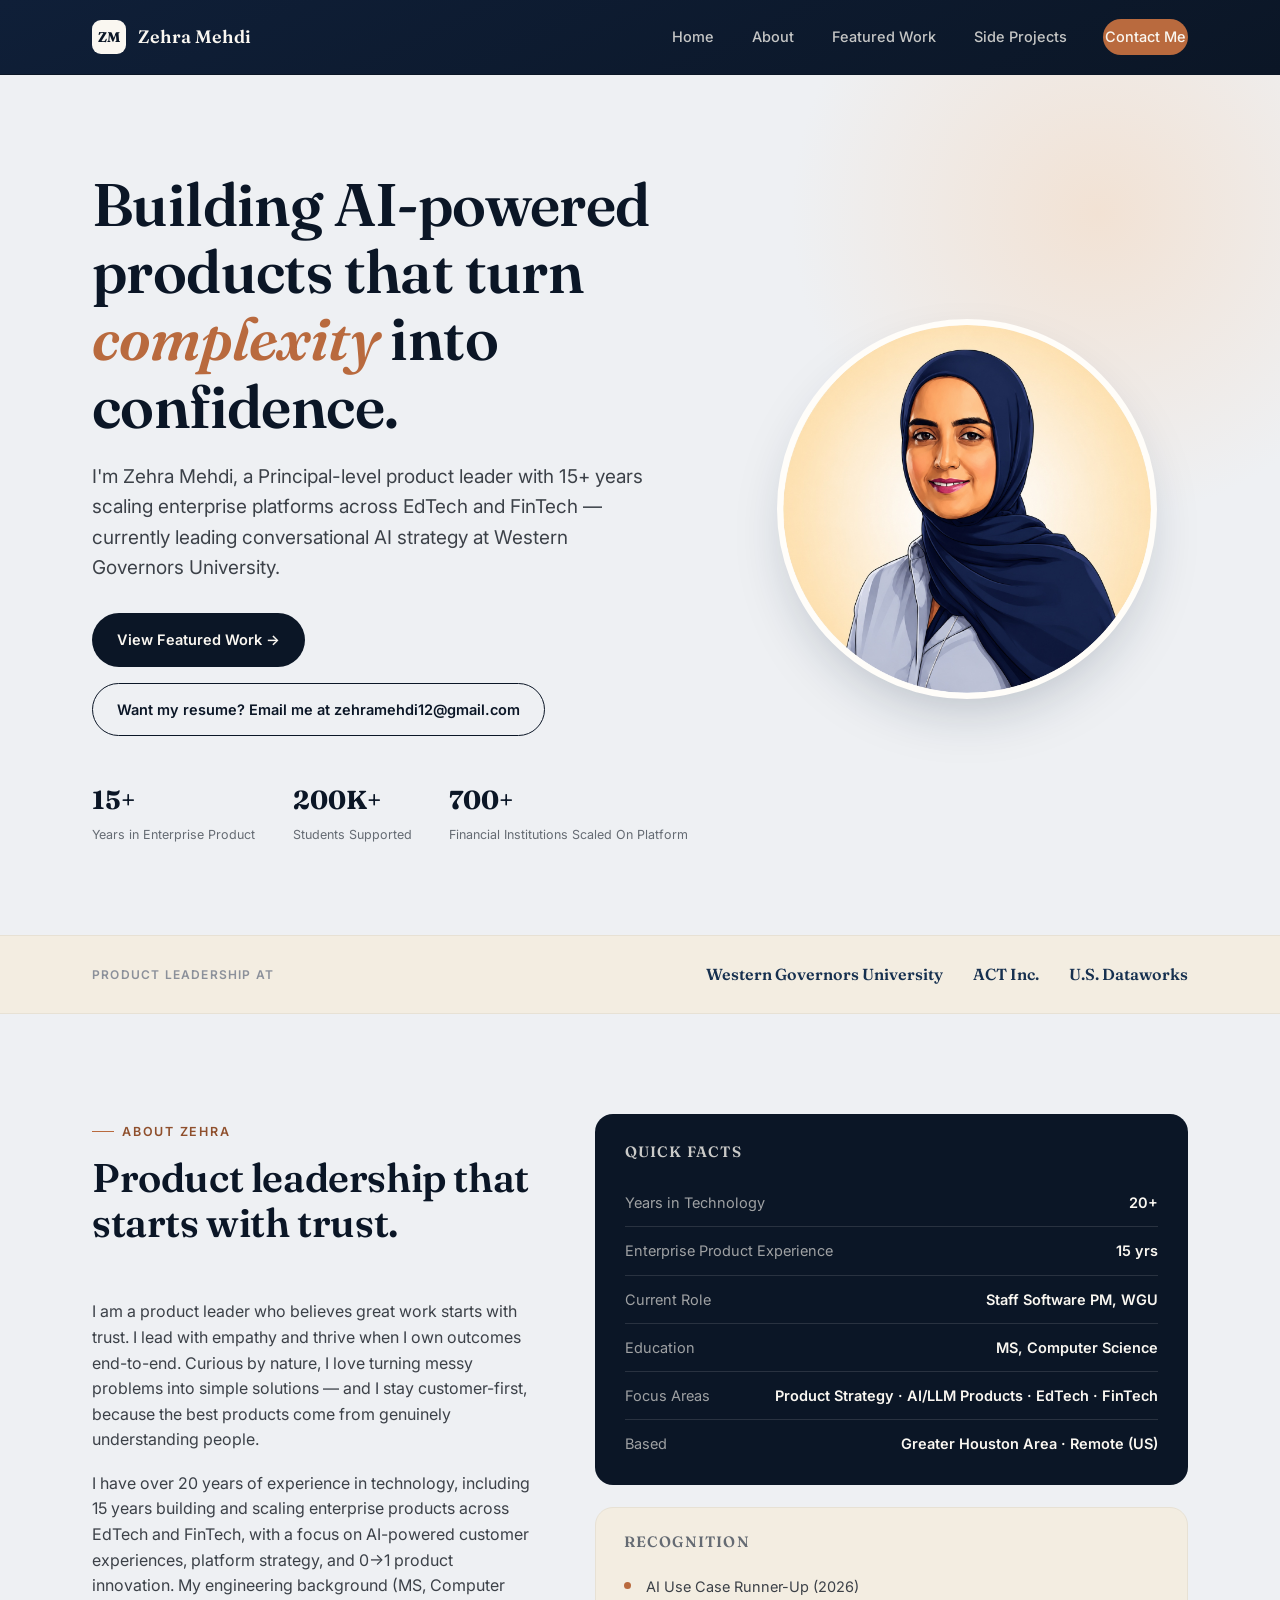
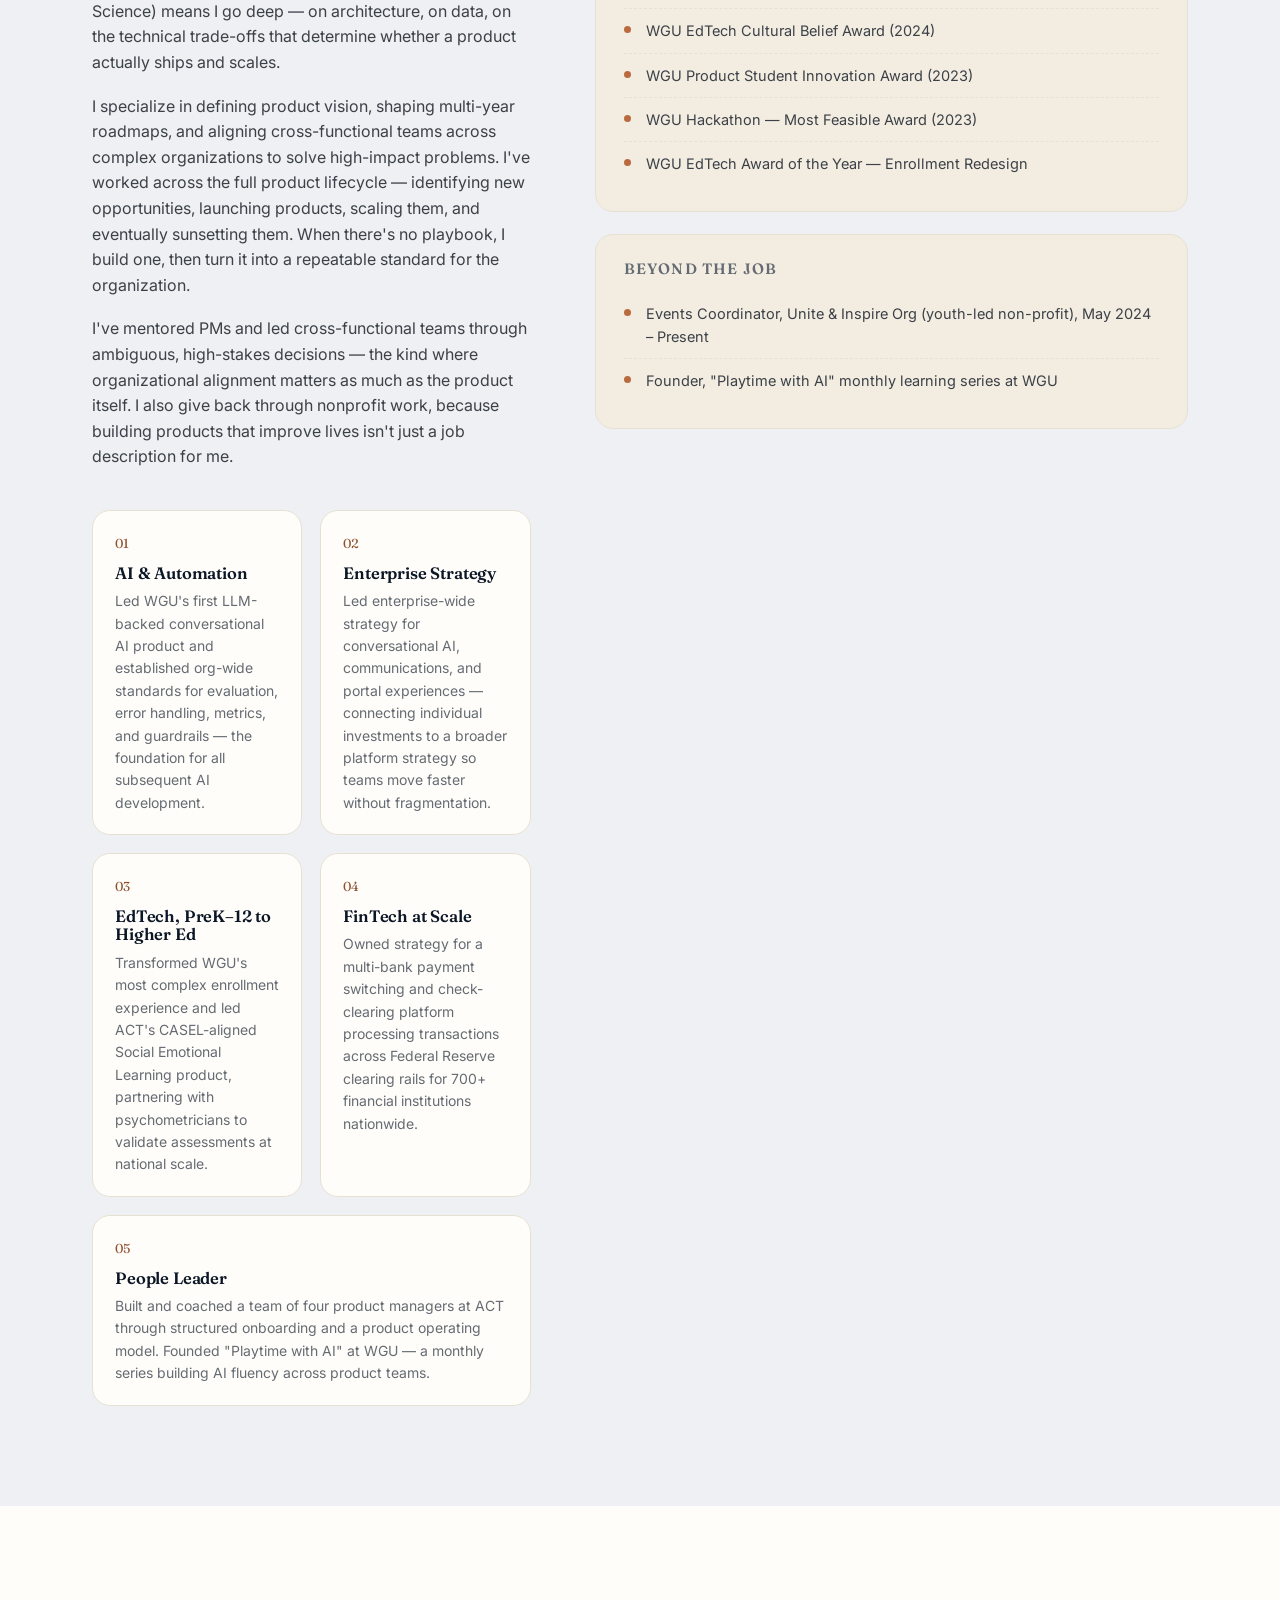
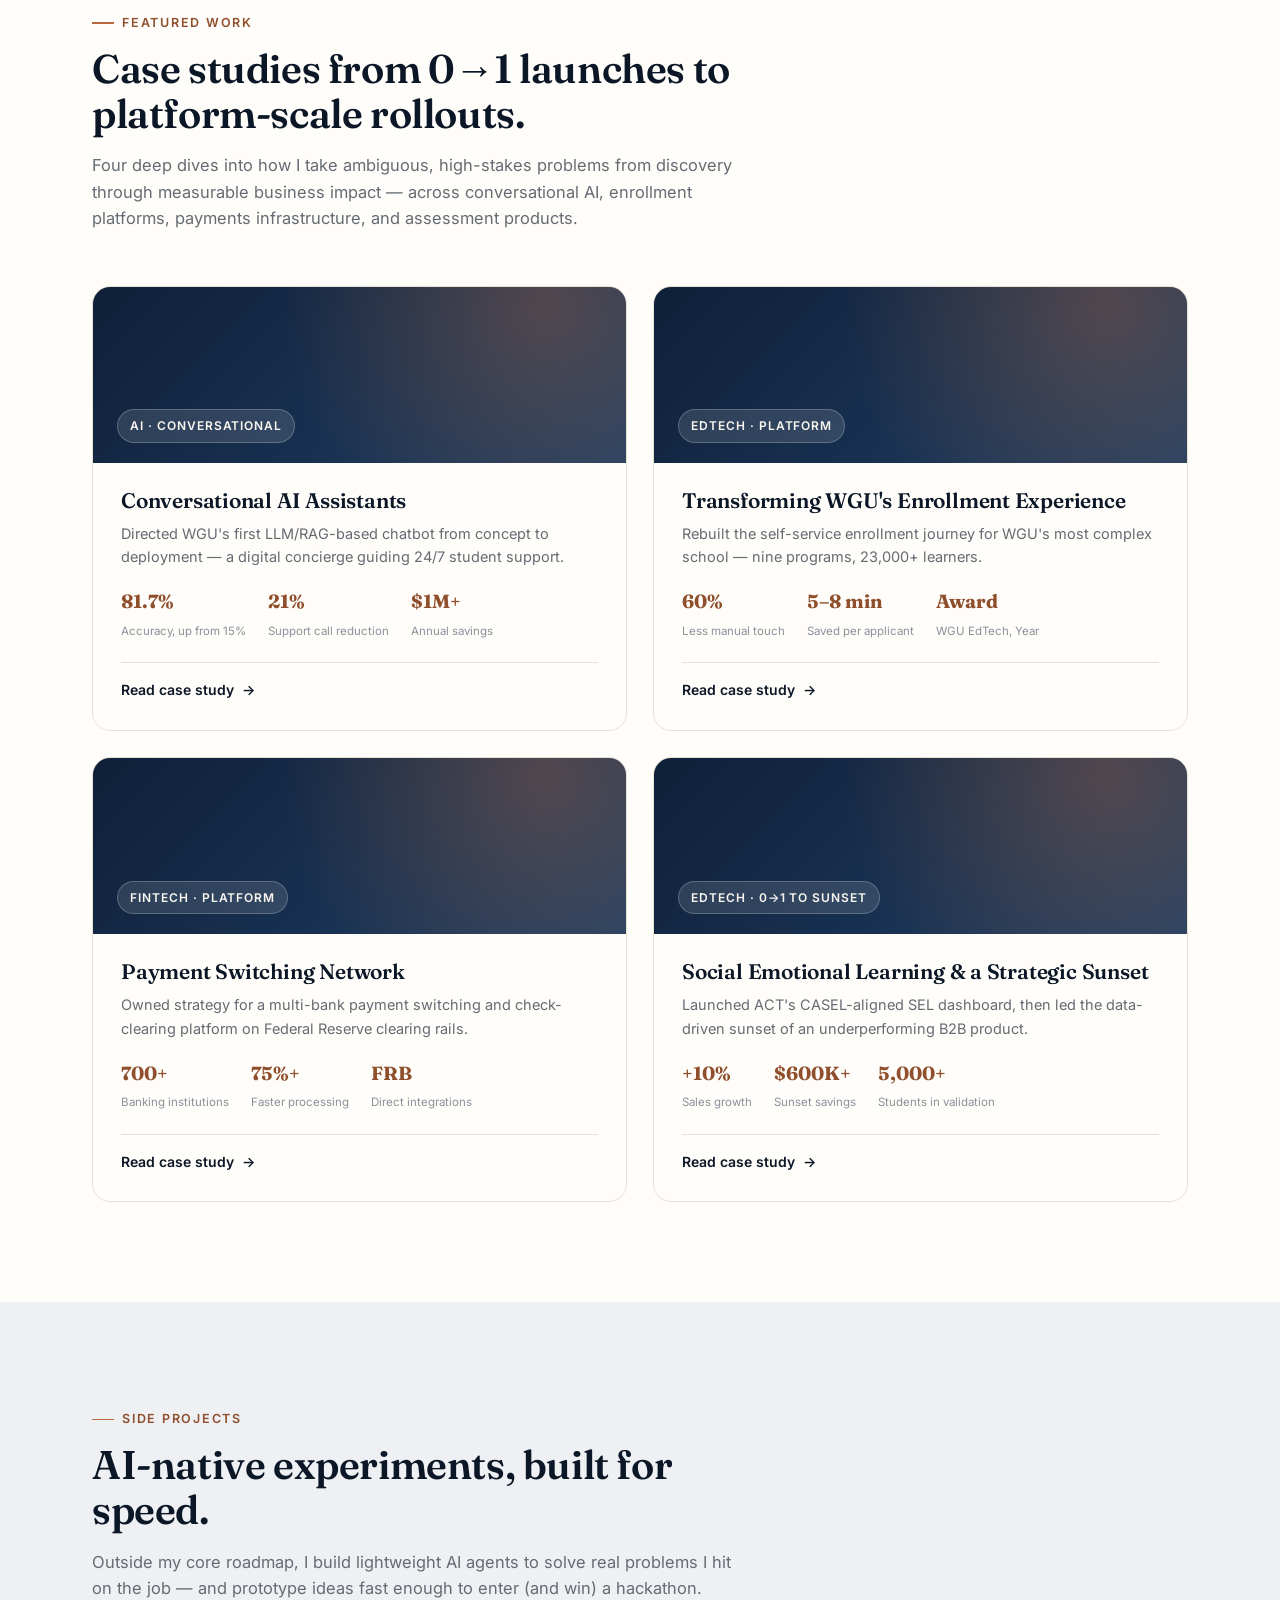
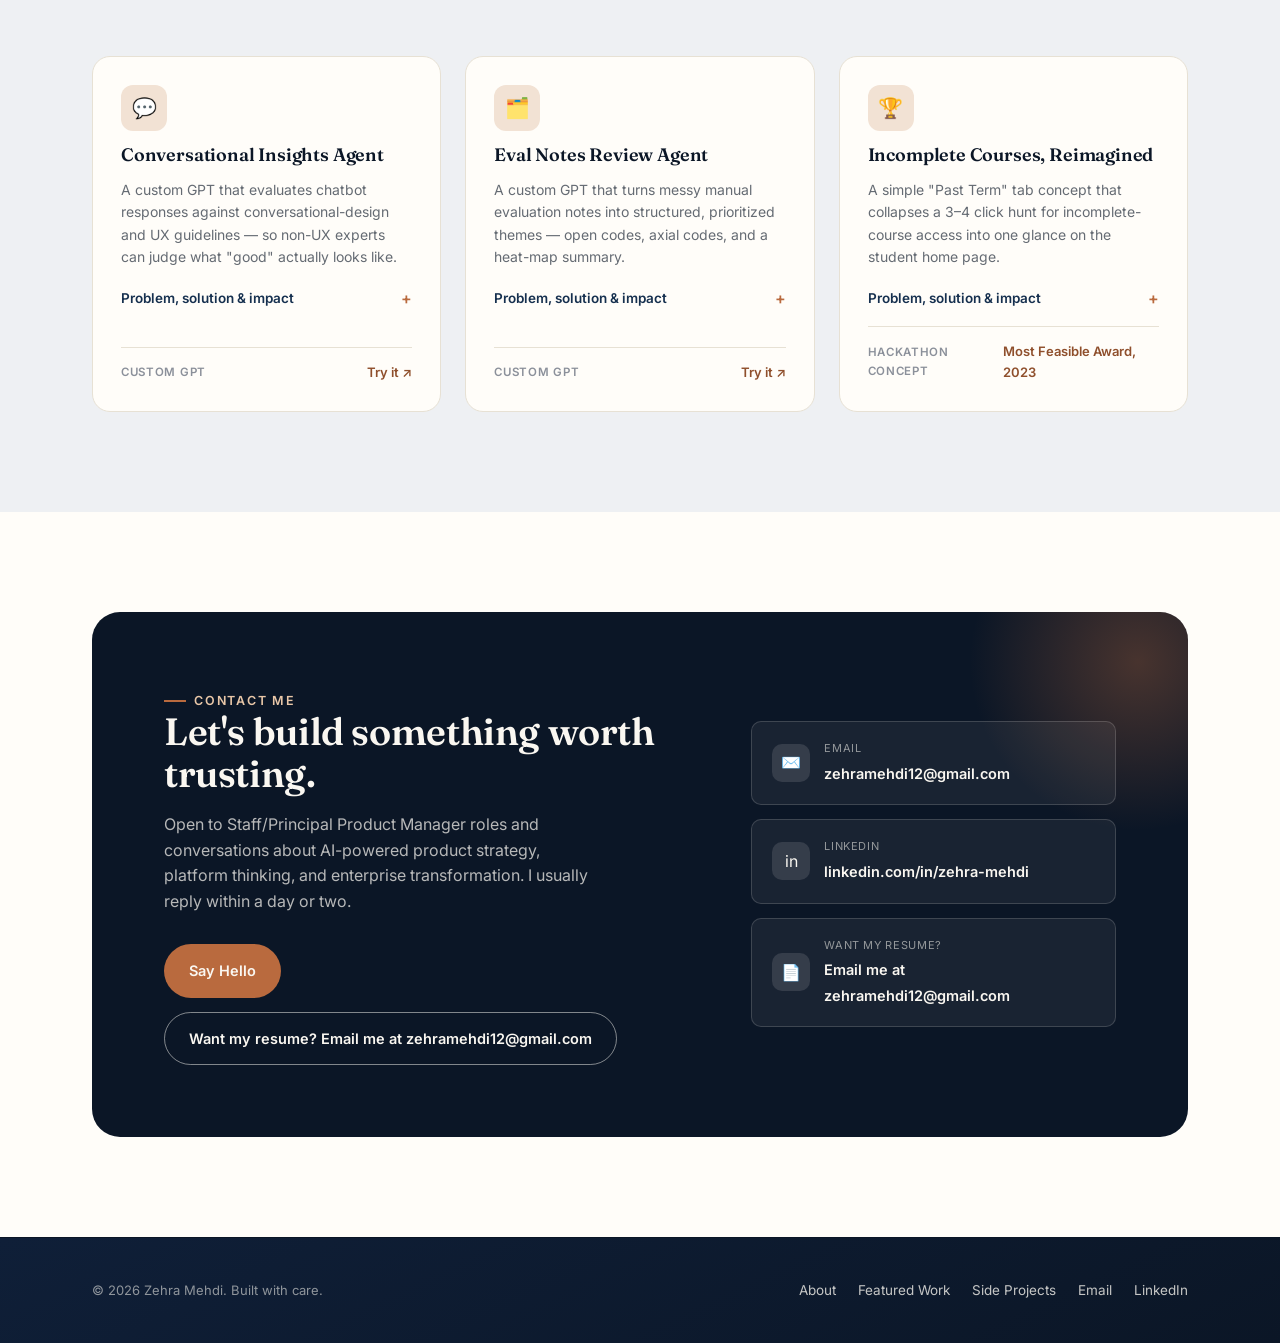
<file: index.html>
<!DOCTYPE html>
<html lang="en">
<head>
<meta charset="UTF-8">
<meta name="viewport" content="width=device-width, initial-scale=1.0">
<title>Zehra Mehdi — Principal Product Manager</title>
<meta name="description" content="Zehra Mehdi is an enterprise product leader with 15+ years building AI-powered, self-service products across EdTech and FinTech. Explore case studies, side projects, and get in touch.">
<link rel="preconnect" href="https://fonts.googleapis.com">
<link rel="preconnect" href="https://fonts.gstatic.com" crossorigin>
<link href="https://fonts.googleapis.com/css2?family=Fraunces:ital,wght@0,500;0,600;0,700;1,500&family=Inter:wght@400;500;600;700&display=swap" rel="stylesheet">
<link rel="stylesheet" href="assets/css/style.css">
</head>
<body>

<nav class="site-nav">
  <div class="wrap">
    <a href="#home" class="brand"><span class="mark">ZM</span> Zehra Mehdi</a>
    <div class="nav-links">
      <a href="#home">Home</a>
      <a href="#about">About</a>
      <a href="#work">Featured Work</a>
      <a href="#projects">Side Projects</a>
      <a href="#contact" class="nav-cta">Contact Me</a>
    </div>
    <button class="nav-toggle" aria-label="Toggle menu"><span></span><span></span><span></span></button>
  </div>
</nav>

<!-- ============ HOME / HERO ============ -->
<header id="home" class="hero">
  <div class="wrap">
    <div class="hero-copy">
      <h1>Building AI-powered products that turn <span class="accent">complexity</span> into confidence.</h1>
      <p class="hero-sub">I'm Zehra Mehdi, a Principal-level product leader with 15+ years scaling enterprise platforms across EdTech and FinTech — currently leading conversational AI strategy at Western Governors University.</p>
      <div class="hero-actions">
        <a href="#work" class="btn btn-primary">View Featured Work →</a>
        <a href="mailto:zehramehdi12@gmail.com?subject=Resume%20Request" class="btn btn-outline">Want my resume? Email me at zehramehdi12@gmail.com</a>
      </div>
      <div class="hero-stats">
        <div class="stat"><b>15+</b><span>Years in Enterprise Product</span></div>
        <div class="stat"><b>200K+</b><span>Students Supported</span></div>
        <div class="stat"><b>700+</b><span>Financial Institutions Scaled On Platform</span></div>
      </div>
    </div>
    <div class="hero-portrait reveal">
      <div class="portrait-card">
        <img src="assets/images/zehra-avatar.jpg" alt="Illustrated avatar portrait of Zehra Mehdi">
      </div>
    </div>
  </div>
</header>

<div class="logo-strip">
  <div class="wrap">
    <span class="caption">Product leadership at</span>
    <div class="companies">
      <span>Western Governors University</span>
      <span>ACT Inc.</span>
      <span>U.S. Dataworks</span>
    </div>
  </div>
</div>

<!-- ============ ABOUT ============ -->
<section id="about">
  <div class="wrap">
    <div class="about-main">
      <div class="section-head reveal">
        <span class="eyebrow">About Zehra</span>
        <h2>Product leadership that starts with trust.</h2>
      </div>
      <div class="about-copy reveal">
        <p>I am a product leader who believes great work starts with trust. I lead with empathy and thrive when I own outcomes end-to-end. Curious by nature, I love turning messy problems into simple solutions — and I stay customer-first, because the best products come from genuinely understanding people.</p>
        <p>I have over 20 years of experience in technology, including 15 years building and scaling enterprise products across EdTech and FinTech, with a focus on AI-powered customer experiences, platform strategy, and 0→1 product innovation. My engineering background (MS, Computer Science) means I go deep — on architecture, on data, on the technical trade-offs that determine whether a product actually ships and scales.</p>
        <p>I specialize in defining product vision, shaping multi-year roadmaps, and aligning cross-functional teams across complex organizations to solve high-impact problems. I've worked across the full product lifecycle — identifying new opportunities, launching products, scaling them, and eventually sunsetting them. When there's no playbook, I build one, then turn it into a repeatable standard for the organization.</p>
        <p>I've mentored PMs and led cross-functional teams through ambiguous, high-stakes decisions — the kind where organizational alignment matters as much as the product itself. I also give back through nonprofit work, because building products that improve lives isn't just a job description for me.</p>
      </div>

      <div class="pillars">
        <div class="pillar reveal">
          <span class="pill-num">01</span>
          <h4>AI &amp; Automation</h4>
          <p>Led WGU's first LLM-backed conversational AI product and established org-wide standards for evaluation, error handling, metrics, and guardrails — the foundation for all subsequent AI development.</p>
        </div>
        <div class="pillar reveal">
          <span class="pill-num">02</span>
          <h4>Enterprise Strategy</h4>
          <p>Led enterprise-wide strategy for conversational AI, communications, and portal experiences — connecting individual investments to a broader platform strategy so teams move faster without fragmentation.</p>
        </div>
        <div class="pillar reveal">
          <span class="pill-num">03</span>
          <h4>EdTech, PreK–12 to Higher Ed</h4>
          <p>Transformed WGU's most complex enrollment experience and led ACT's CASEL-aligned Social Emotional Learning product, partnering with psychometricians to validate assessments at national scale.</p>
        </div>
        <div class="pillar reveal">
          <span class="pill-num">04</span>
          <h4>FinTech at Scale</h4>
          <p>Owned strategy for a multi-bank payment switching and check-clearing platform processing transactions across Federal Reserve clearing rails for 700+ financial institutions nationwide.</p>
        </div>
        <div class="pillar reveal" style="grid-column: 1 / -1;">
          <span class="pill-num">05</span>
          <h4>People Leader</h4>
          <p>Built and coached a team of four product managers at ACT through structured onboarding and a product operating model. Founded "Playtime with AI" at WGU — a monthly series building AI fluency across product teams.</p>
        </div>
      </div>
    </div>

    <div class="about-side">
      <div class="side-card reveal">
        <h4>Quick Facts</h4>
        <ul class="fact-list">
          <li><span>Years in Technology</span><span>20+</span></li>
          <li><span>Enterprise Product Experience</span><span>15 yrs</span></li>
          <li><span>Current Role</span><span>Staff Software PM, WGU</span></li>
          <li><span>Education</span><span>MS, Computer Science</span></li>
          <li><span>Focus Areas</span><span>Product Strategy · AI/LLM Products · EdTech · FinTech</span></li>
          <li><span>Based</span><span>Greater Houston Area · Remote (US)</span></li>
        </ul>
      </div>
      <div class="award-card reveal">
        <h4>Recognition</h4>
        <ul class="award-list">
          <li>AI Use Case Runner-Up (2026)</li>
          <li>WGU EdTech Cultural Belief Award (2024)</li>
          <li>WGU Product Student Innovation Award (2023)</li>
          <li>WGU Hackathon — Most Feasible Award (2023)</li>
          <li>WGU EdTech Award of the Year — Enrollment Redesign</li>
        </ul>
      </div>
      <div class="award-card reveal">
        <h4>Beyond the Job</h4>
        <ul class="award-list">
          <li>Events Coordinator, Unite &amp; Inspire Org (youth-led non-profit), May 2024 – Present</li>
          <li>Founder, "Playtime with AI" monthly learning series at WGU</li>
        </ul>
      </div>
    </div>
  </div>
</section>

<!-- ============ FEATURED WORK ============ -->
<section id="work" class="section-alt">
  <div class="wrap">
    <div class="section-head reveal">
      <span class="eyebrow">Featured Work</span>
      <h2>Case studies from 0→1 launches to platform-scale rollouts.</h2>
      <p>Four deep dives into how I take ambiguous, high-stakes problems from discovery through measurable business impact — across conversational AI, enrollment platforms, payments infrastructure, and assessment products.</p>
    </div>

    <div class="work-grid">

      <a class="work-card reveal" href="case-studies/conversational-ai-assistants.html">
        <div class="work-media"><span class="tag">AI · Conversational</span></div>
        <div class="work-body">
          <h3>Conversational AI Assistants</h3>
          <p class="desc">Directed WGU's first LLM/RAG-based chatbot from concept to deployment — a digital concierge guiding 24/7 student support.</p>
          <div class="work-metrics">
            <div class="m"><b>81.7%</b><span>Accuracy, up from 15%</span></div>
            <div class="m"><b>21%</b><span>Support call reduction</span></div>
            <div class="m"><b>$1M+</b><span>Annual savings</span></div>
          </div>
          <span class="work-link">Read case study <span class="arrow">→</span></span>
        </div>
      </a>

      <a class="work-card reveal" href="case-studies/enrollment-experience.html">
        <div class="work-media"><span class="tag">EdTech · Platform</span></div>
        <div class="work-body">
          <h3>Transforming WGU's Enrollment Experience</h3>
          <p class="desc">Rebuilt the self-service enrollment journey for WGU's most complex school — nine programs, 23,000+ learners.</p>
          <div class="work-metrics">
            <div class="m"><b>60%</b><span>Less manual touch</span></div>
            <div class="m"><b>5–8 min</b><span>Saved per applicant</span></div>
            <div class="m"><b>Award</b><span>WGU EdTech, Year</span></div>
          </div>
          <span class="work-link">Read case study <span class="arrow">→</span></span>
        </div>
      </a>

      <a class="work-card reveal" href="case-studies/payment-switching.html">
        <div class="work-media"><span class="tag">FinTech · Platform</span></div>
        <div class="work-body">
          <h3>Payment Switching Network</h3>
          <p class="desc">Owned strategy for a multi-bank payment switching and check-clearing platform on Federal Reserve clearing rails.</p>
          <div class="work-metrics">
            <div class="m"><b>700+</b><span>Banking institutions</span></div>
            <div class="m"><b>75%+</b><span>Faster processing</span></div>
            <div class="m"><b>FRB</b><span>Direct integrations</span></div>
          </div>
          <span class="work-link">Read case study <span class="arrow">→</span></span>
        </div>
      </a>

      <a class="work-card reveal" href="case-studies/sel-dll-sunset.html">
        <div class="work-media"><span class="tag">EdTech · 0→1 to Sunset</span></div>
        <div class="work-body">
          <h3>Social Emotional Learning &amp; a Strategic Sunset</h3>
          <p class="desc">Launched ACT's CASEL-aligned SEL dashboard, then led the data-driven sunset of an underperforming B2B product.</p>
          <div class="work-metrics">
            <div class="m"><b>+10%</b><span>Sales growth</span></div>
            <div class="m"><b>$600K+</b><span>Sunset savings</span></div>
            <div class="m"><b>5,000+</b><span>Students in validation</span></div>
          </div>
          <span class="work-link">Read case study <span class="arrow">→</span></span>
        </div>
      </a>

    </div>
  </div>
</section>

<!-- ============ SIDE PROJECTS ============ -->
<section id="projects">
  <div class="wrap">
    <div class="section-head reveal">
      <span class="eyebrow">Side Projects</span>
      <h2>AI-native experiments, built for speed.</h2>
      <p>Outside my core roadmap, I build lightweight AI agents to solve real problems I hit on the job — and prototype ideas fast enough to enter (and win) a hackathon.</p>
    </div>

    <div class="proj-grid">

      <div class="proj-card reveal">
        <div class="proj-icon">💬</div>
        <h3>Conversational Insights Agent</h3>
        <p class="desc">A custom GPT that evaluates chatbot responses against conversational-design and UX guidelines — so non-UX experts can judge what "good" actually looks like.</p>
        <details>
          <summary>Problem, solution &amp; impact</summary>
          <div class="proj-detail">
            <p><b>Problem:</b> A chatbot that ignores conversational design principles erodes trust and adoption — but non-experts struggle to define "good."</p>
            <p><b>Solution:</b> The agent scores responses against UX guidelines, flags gaps, and updates as guidelines evolve.</p>
            <p><b>Impact:</b> Turned vague design critique into actionable, reusable feedback — recommendations can be copied straight into prompt engineering.</p>
          </div>
        </details>
        <div class="proj-footer">
          <span class="proj-badge">Custom GPT</span>
          <a class="proj-try" href="https://chatgpt.com/g/g-691fd60c6cbc8191ba63bf3ade9e4e77-conversational-insights" target="_blank" rel="noopener">Try it ↗</a>
        </div>
      </div>

      <div class="proj-card reveal">
        <div class="proj-icon">🗂️</div>
        <h3>Eval Notes Review Agent</h3>
        <p class="desc">A custom GPT that turns messy manual evaluation notes into structured, prioritized themes — open codes, axial codes, and a heat-map summary.</p>
        <details>
          <summary>Problem, solution &amp; impact</summary>
          <div class="proj-detail">
            <p><b>Problem:</b> Manually reviewing evaluator notes on chatbot responses to spot patterns is slow and doesn't scale past a handful of reviewers.</p>
            <p><b>Solution:</b> Feed it plain text, CSV, or Excel notes — it extracts open codes, groups them into axial codes, and visualizes frequency.</p>
            <p><b>Impact:</b> Processed 64 notes from 4 evaluators in the first week alone, saving ~30 minutes per review and surfacing tone, source-quality, and accuracy as the top issue clusters.</p>
          </div>
        </details>
        <div class="proj-footer">
          <span class="proj-badge">Custom GPT</span>
          <a class="proj-try" href="https://chatgpt.com/g/g-692095523848819185f006677804d3b5-eval-notes-review-agent" target="_blank" rel="noopener">Try it ↗</a>
        </div>
      </div>

      <div class="proj-card reveal">
        <div class="proj-icon">🏆</div>
        <h3>Incomplete Courses, Reimagined</h3>
        <p class="desc">A simple "Past Term" tab concept that collapses a 3–4 click hunt for incomplete-course access into one glance on the student home page.</p>
        <details>
          <summary>Problem, solution &amp; impact</summary>
          <div class="proj-detail">
            <p><b>Problem:</b> ~3,000 incomplete-course approvals a month, and no direct way to reach that course from the student home page — driving avoidable support calls.</p>
            <p><b>Solution:</b> A conditionally-visible "Past Term" tab on the Courses card — smart-defaulted when an incomplete course exists, auto-hidden once resolved or expired.</p>
            <p><b>Impact:</b> Won WGU's Hackathon "Most Feasible" award for pairing high UX impact with near-zero build cost using data already in the system.</p>
          </div>
        </details>
        <div class="proj-footer">
          <span class="proj-badge">Hackathon Concept</span>
          <span class="proj-try">Most Feasible Award, 2023</span>
        </div>
      </div>

    </div>
  </div>
</section>

<!-- ============ CONTACT ============ -->
<section id="contact" class="section-alt">
  <div class="wrap">
    <div class="contact-panel reveal">
      <div>
        <span class="eyebrow" style="color:#e9c7a8;">Contact Me</span>
        <h2>Let's build something worth trusting.</h2>
        <p class="sub">Open to Staff/Principal Product Manager roles and conversations about AI-powered product strategy, platform thinking, and enterprise transformation. I usually reply within a day or two.</p>
        <div class="contact-actions">
          <a class="btn btn-primary" href="mailto:zehramehdi12@gmail.com">Say Hello</a>
          <a class="btn btn-outline" href="mailto:zehramehdi12@gmail.com?subject=Resume%20Request">Want my resume? Email me at zehramehdi12@gmail.com</a>
        </div>
      </div>
      <div class="contact-cards">
        <a class="contact-card" href="mailto:zehramehdi12@gmail.com">
          <span class="ic">✉️</span>
          <span class="txt"><small>Email</small><span>zehramehdi12@gmail.com</span></span>
        </a>
        <a class="contact-card" href="https://www.linkedin.com/in/zehra-mehdi" target="_blank" rel="noopener">
          <span class="ic">in</span>
          <span class="txt"><small>LinkedIn</small><span>linkedin.com/in/zehra-mehdi</span></span>
        </a>
        <a class="contact-card" href="mailto:zehramehdi12@gmail.com?subject=Resume%20Request">
          <span class="ic">📄</span>
          <span class="txt"><small>Want my resume?</small><span>Email me at zehramehdi12@gmail.com</span></span>
        </a>
      </div>
    </div>
  </div>
</section>

<footer>
  <div class="wrap">
    <span class="fine">© <span id="year"></span> Zehra Mehdi. Built with care.</span>
    <div class="foot-links">
      <a href="#about">About</a>
      <a href="#work">Featured Work</a>
      <a href="#projects">Side Projects</a>
      <a href="mailto:zehramehdi12@gmail.com">Email</a>
      <a href="https://www.linkedin.com/in/zehra-mehdi" target="_blank" rel="noopener">LinkedIn</a>
    </div>
  </div>
</footer>

<script src="assets/js/main.js"></script>
</body>
</html>
</file>
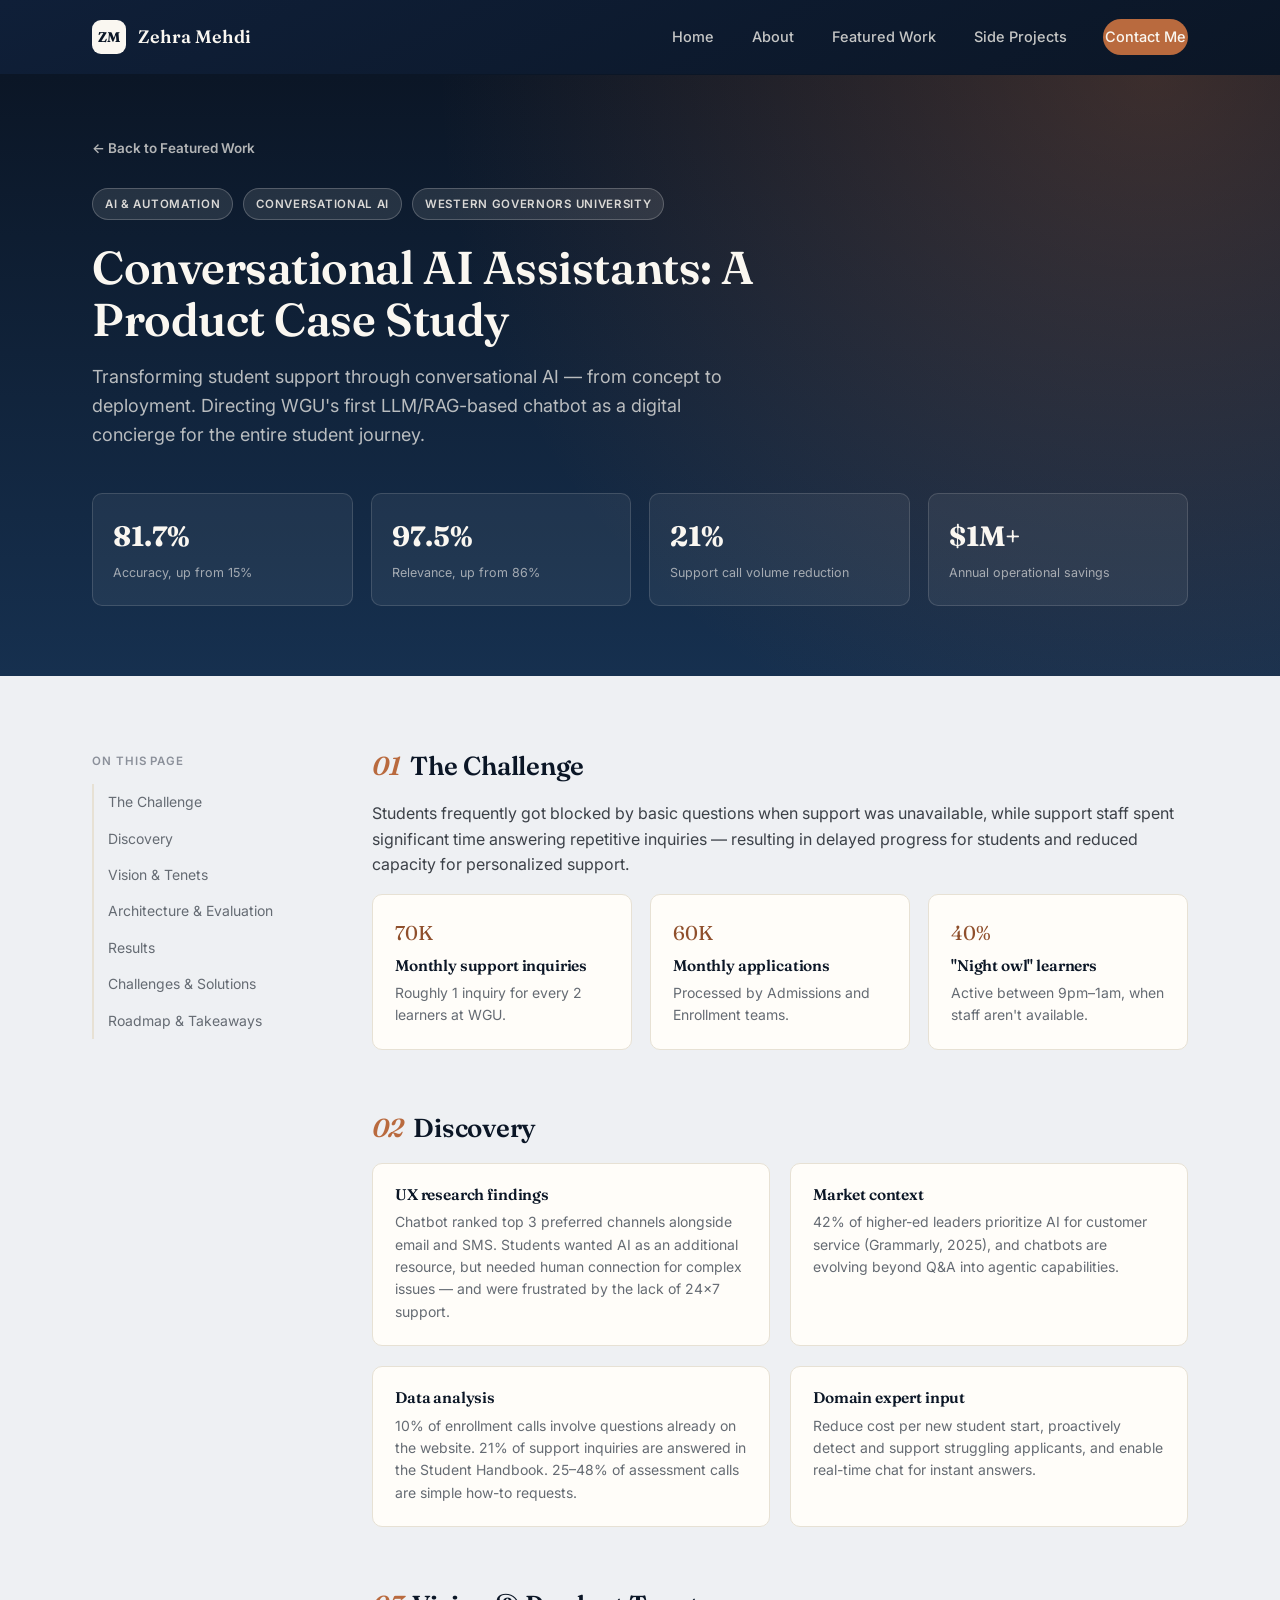
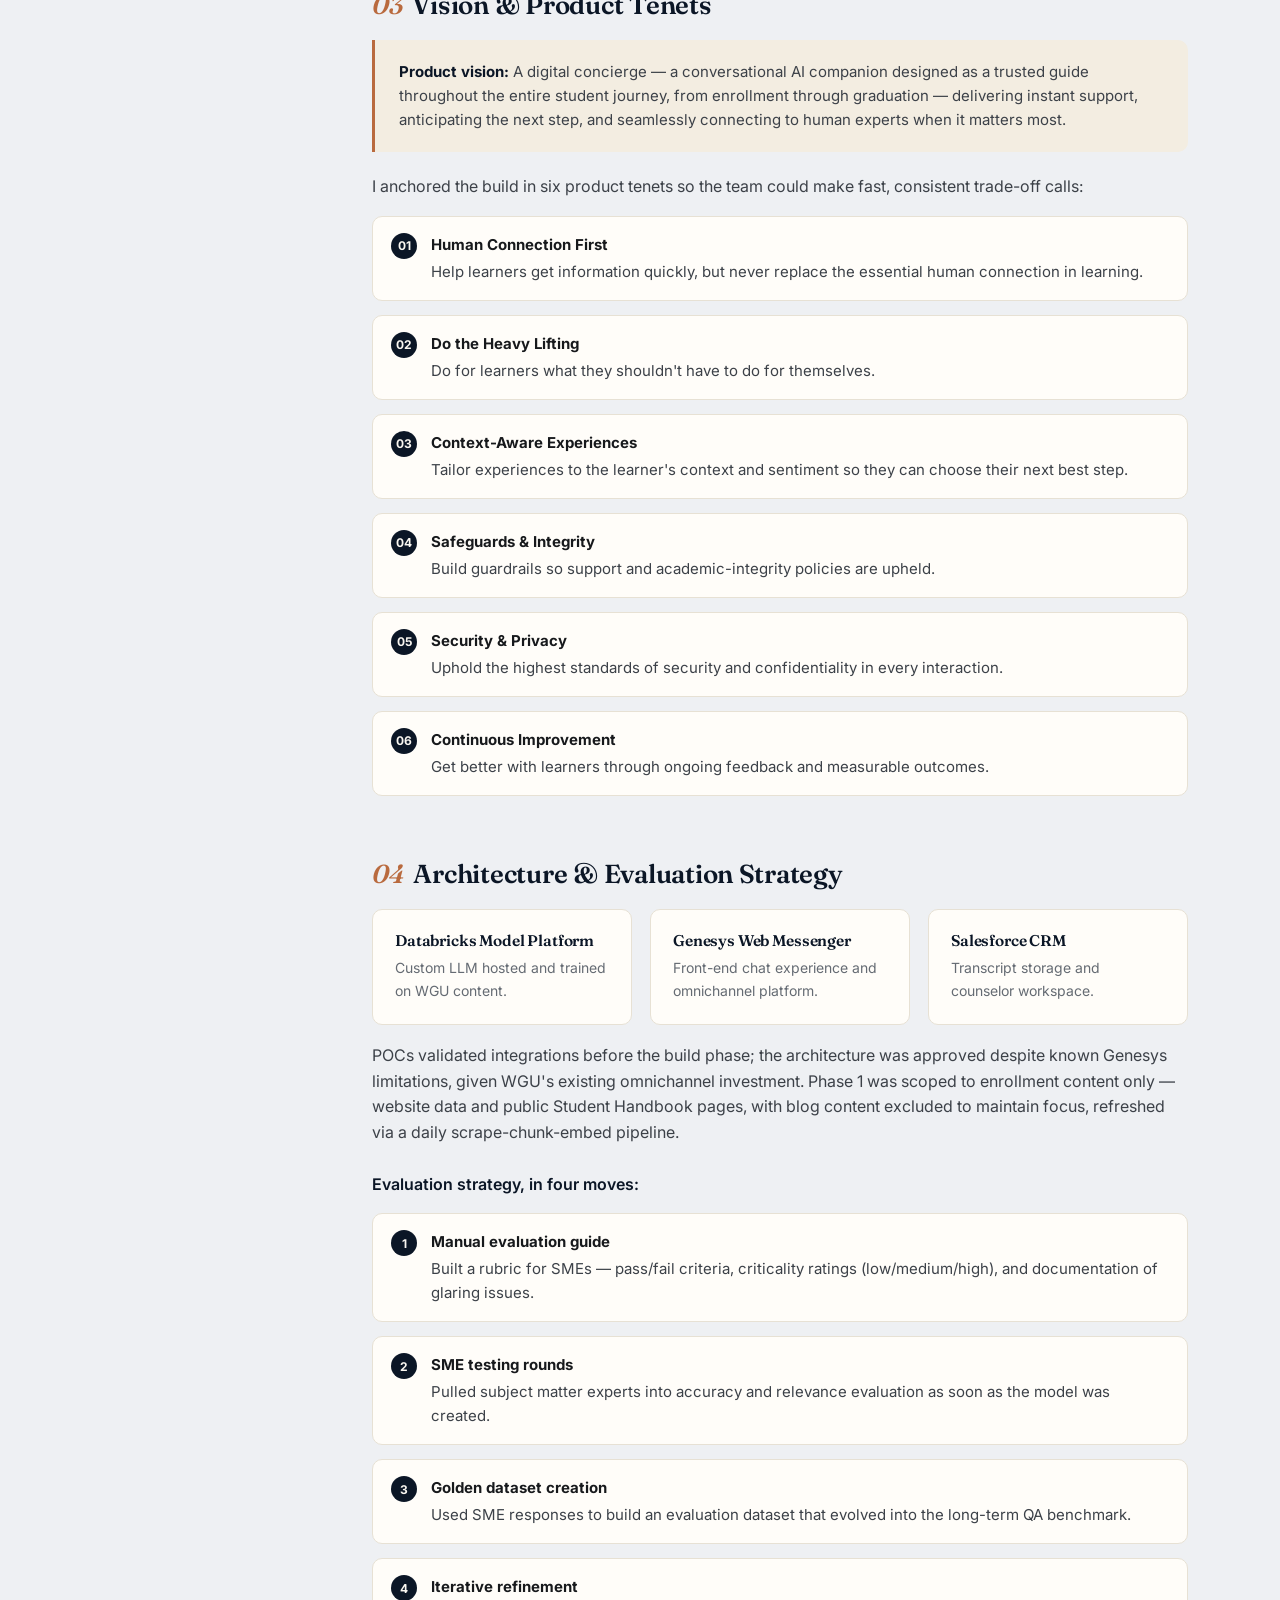
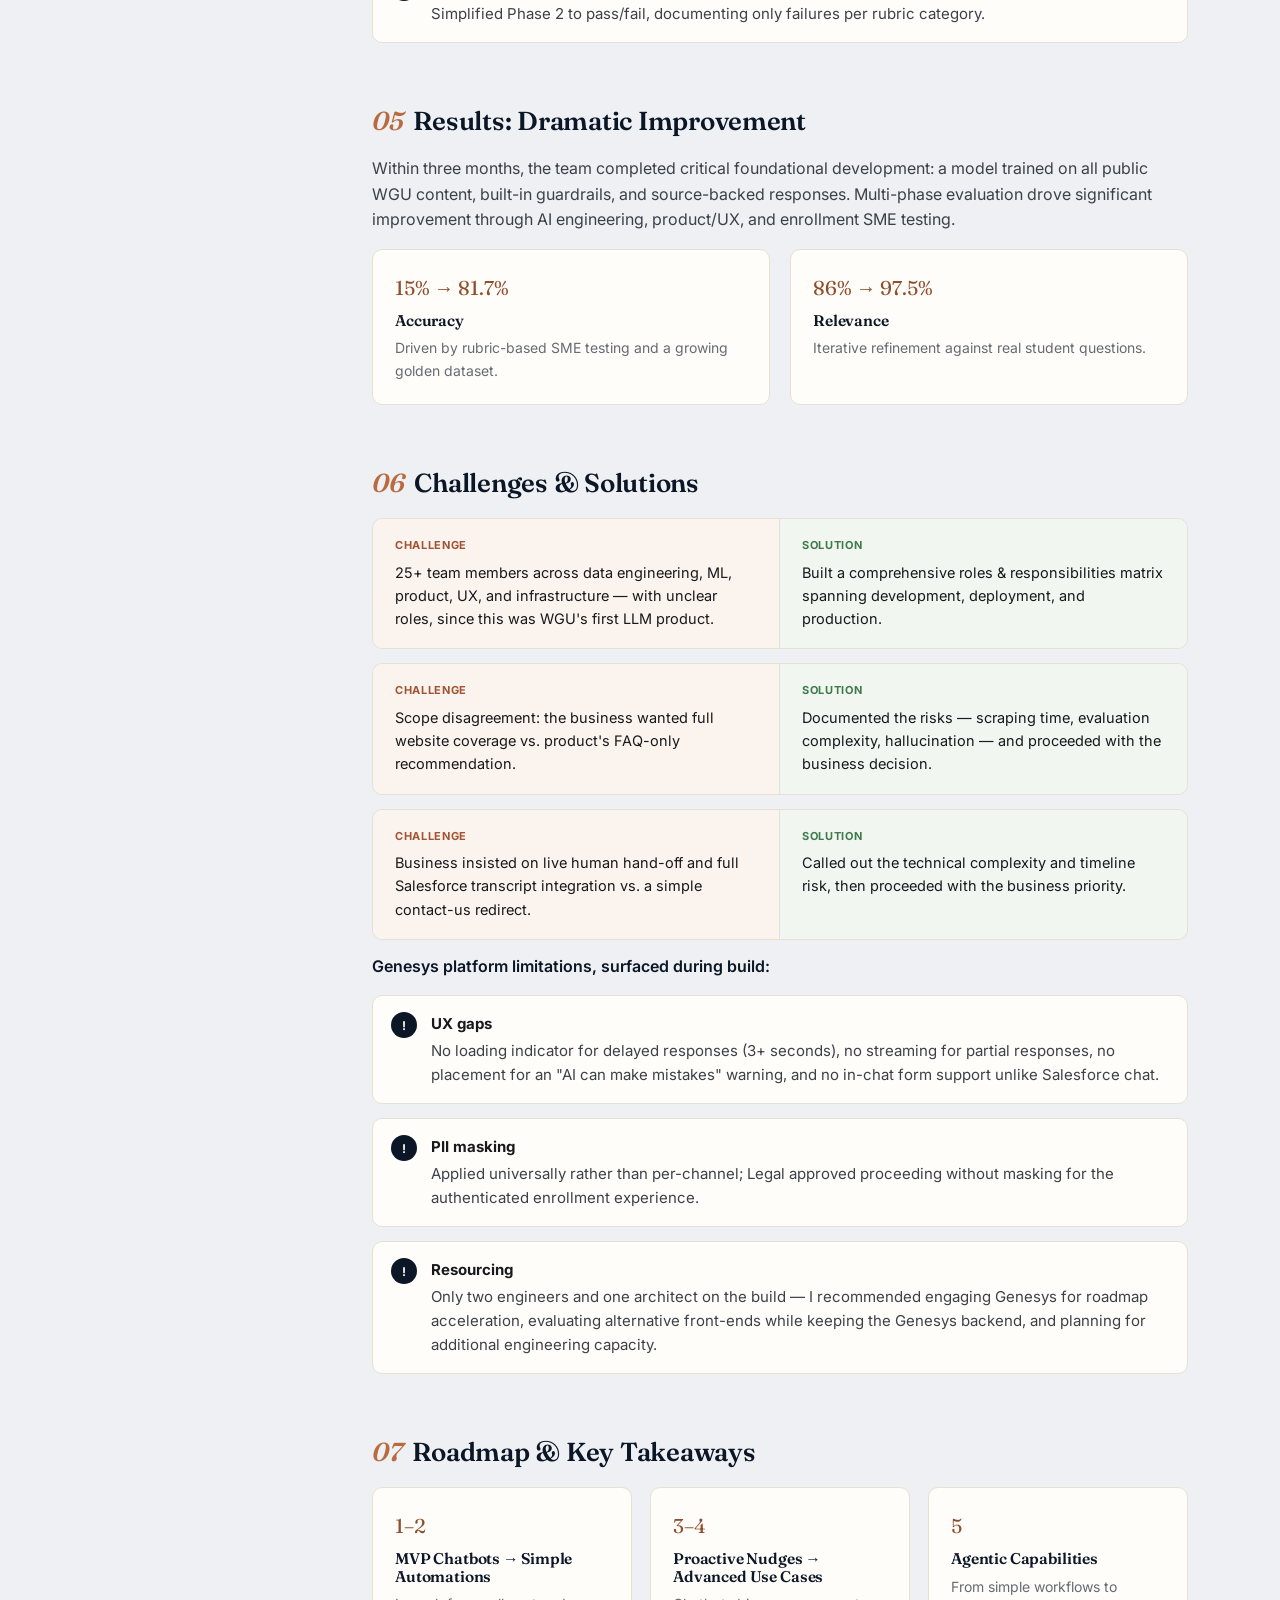
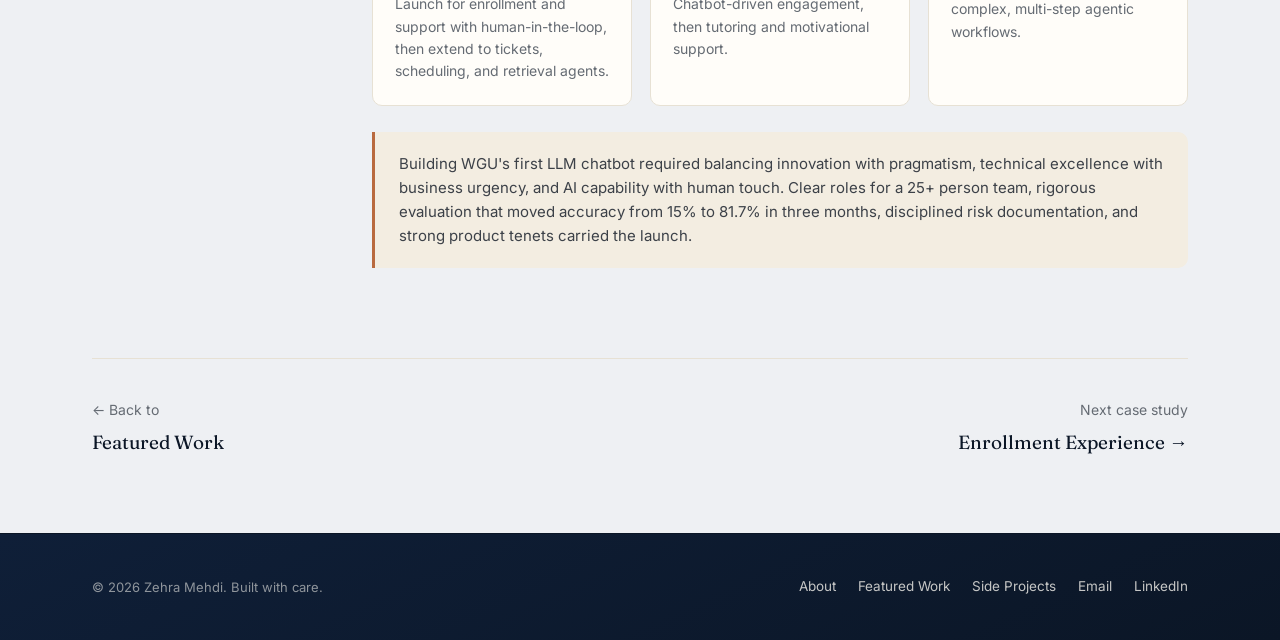
<file: case-studies/conversational-ai-assistants.html>
<!DOCTYPE html>
<html lang="en">
<head>
<meta charset="UTF-8">
<meta name="viewport" content="width=device-width, initial-scale=1.0">
<title>Conversational AI Assistants — Zehra Mehdi</title>
<meta name="description" content="How Zehra Mehdi directed WGU's first LLM/RAG-based conversational AI assistant from concept to deployment, driving accuracy from 15% to 81.7% and $1M+ in annual savings.">
<link rel="preconnect" href="https://fonts.googleapis.com">
<link rel="preconnect" href="https://fonts.gstatic.com" crossorigin>
<link href="https://fonts.googleapis.com/css2?family=Fraunces:ital,wght@0,500;0,600;0,700;1,500&family=Inter:wght@400;500;600;700&display=swap" rel="stylesheet">
<link rel="stylesheet" href="../assets/css/style.css">
</head>
<body>

<nav class="site-nav">
  <div class="wrap">
    <a href="../index.html#home" class="brand"><span class="mark">ZM</span> Zehra Mehdi</a>
    <div class="nav-links">
      <a href="../index.html#home">Home</a>
      <a href="../index.html#about">About</a>
      <a href="../index.html#work">Featured Work</a>
      <a href="../index.html#projects">Side Projects</a>
      <a href="../index.html#contact" class="nav-cta">Contact Me</a>
    </div>
    <button class="nav-toggle" aria-label="Toggle menu"><span></span><span></span><span></span></button>
  </div>
</nav>

<header class="cs-hero">
  <div class="wrap">
    <a class="cs-back" href="../index.html#work">← Back to Featured Work</a>
    <div class="cs-meta-row">
      <span class="cs-tag">AI &amp; Automation</span>
      <span class="cs-tag">Conversational AI</span>
      <span class="cs-tag">Western Governors University</span>
    </div>
    <h1>Conversational AI Assistants: A Product Case Study</h1>
    <p class="dek">Transforming student support through conversational AI — from concept to deployment. Directing WGU's first LLM/RAG-based chatbot as a digital concierge for the entire student journey.</p>
    <div class="cs-stats">
      <div class="stat"><b>81.7%</b><span>Accuracy, up from 15%</span></div>
      <div class="stat"><b>97.5%</b><span>Relevance, up from 86%</span></div>
      <div class="stat"><b>21%</b><span>Support call volume reduction</span></div>
      <div class="stat"><b>$1M+</b><span>Annual operational savings</span></div>
    </div>
  </div>
</header>

<div class="cs-body">
  <div class="wrap cs-layout">
    <aside class="cs-toc">
      <span class="lbl">On this page</span>
      <a href="#challenge">The Challenge</a>
      <a href="#discovery">Discovery</a>
      <a href="#vision">Vision &amp; Tenets</a>
      <a href="#architecture">Architecture &amp; Evaluation</a>
      <a href="#results">Results</a>
      <a href="#challenges-solved">Challenges &amp; Solutions</a>
      <a href="#roadmap">Roadmap &amp; Takeaways</a>
    </aside>

    <div class="cs-content">

      <div class="cs-section" id="challenge">
        <h2><span class="num">01</span>The Challenge</h2>
        <p>Students frequently got blocked by basic questions when support was unavailable, while support staff spent significant time answering repetitive inquiries — resulting in delayed progress for students and reduced capacity for personalized support.</p>
        <div class="cs-grid3">
          <div class="cs-card"><span class="n">70K</span><h4>Monthly support inquiries</h4><p>Roughly 1 inquiry for every 2 learners at WGU.</p></div>
          <div class="cs-card"><span class="n">60K</span><h4>Monthly applications</h4><p>Processed by Admissions and Enrollment teams.</p></div>
          <div class="cs-card"><span class="n">40%</span><h4>"Night owl" learners</h4><p>Active between 9pm–1am, when staff aren't available.</p></div>
        </div>
      </div>

      <div class="cs-section" id="discovery">
        <h2><span class="num">02</span>Discovery</h2>
        <div class="cs-grid2">
          <div class="cs-card">
            <h4>UX research findings</h4>
            <p>Chatbot ranked top 3 preferred channels alongside email and SMS. Students wanted AI as an additional resource, but needed human connection for complex issues — and were frustrated by the lack of 24×7 support.</p>
          </div>
          <div class="cs-card">
            <h4>Market context</h4>
            <p>42% of higher-ed leaders prioritize AI for customer service (Grammarly, 2025), and chatbots are evolving beyond Q&amp;A into agentic capabilities.</p>
          </div>
          <div class="cs-card">
            <h4>Data analysis</h4>
            <p>10% of enrollment calls involve questions already on the website. 21% of support inquiries are answered in the Student Handbook. 25–48% of assessment calls are simple how-to requests.</p>
          </div>
          <div class="cs-card">
            <h4>Domain expert input</h4>
            <p>Reduce cost per new student start, proactively detect and support struggling applicants, and enable real-time chat for instant answers.</p>
          </div>
        </div>
      </div>

      <div class="cs-section" id="vision">
        <h2><span class="num">03</span>Vision &amp; Product Tenets</h2>
        <div class="cs-callout">
          <b>Product vision:</b> A digital concierge — a conversational AI companion designed as a trusted guide throughout the entire student journey, from enrollment through graduation — delivering instant support, anticipating the next step, and seamlessly connecting to human experts when it matters most.
        </div>
        <p style="margin-top:22px;">I anchored the build in six product tenets so the team could make fast, consistent trade-off calls:</p>
        <ul class="cs-list">
          <li><span class="k">01</span><div><b>Human Connection First</b>Help learners get information quickly, but never replace the essential human connection in learning.</div></li>
          <li><span class="k">02</span><div><b>Do the Heavy Lifting</b>Do for learners what they shouldn't have to do for themselves.</div></li>
          <li><span class="k">03</span><div><b>Context-Aware Experiences</b>Tailor experiences to the learner's context and sentiment so they can choose their next best step.</div></li>
          <li><span class="k">04</span><div><b>Safeguards &amp; Integrity</b>Build guardrails so support and academic-integrity policies are upheld.</div></li>
          <li><span class="k">05</span><div><b>Security &amp; Privacy</b>Uphold the highest standards of security and confidentiality in every interaction.</div></li>
          <li><span class="k">06</span><div><b>Continuous Improvement</b>Get better with learners through ongoing feedback and measurable outcomes.</div></li>
        </ul>
      </div>

      <div class="cs-section" id="architecture">
        <h2><span class="num">04</span>Architecture &amp; Evaluation Strategy</h2>
        <div class="cs-grid3">
          <div class="cs-card"><h4>Databricks Model Platform</h4><p>Custom LLM hosted and trained on WGU content.</p></div>
          <div class="cs-card"><h4>Genesys Web Messenger</h4><p>Front-end chat experience and omnichannel platform.</p></div>
          <div class="cs-card"><h4>Salesforce CRM</h4><p>Transcript storage and counselor workspace.</p></div>
        </div>
        <p style="margin-top:18px;">POCs validated integrations before the build phase; the architecture was approved despite known Genesys limitations, given WGU's existing omnichannel investment. Phase 1 was scoped to enrollment content only — website data and public Student Handbook pages, with blog content excluded to maintain focus, refreshed via a daily scrape-chunk-embed pipeline.</p>
        <p style="margin-top:26px; font-weight:600; color:var(--navy-950);">Evaluation strategy, in four moves:</p>
        <ul class="cs-list">
          <li><span class="k">1</span><div><b>Manual evaluation guide</b>Built a rubric for SMEs — pass/fail criteria, criticality ratings (low/medium/high), and documentation of glaring issues.</div></li>
          <li><span class="k">2</span><div><b>SME testing rounds</b>Pulled subject matter experts into accuracy and relevance evaluation as soon as the model was created.</div></li>
          <li><span class="k">3</span><div><b>Golden dataset creation</b>Used SME responses to build an evaluation dataset that evolved into the long-term QA benchmark.</div></li>
          <li><span class="k">4</span><div><b>Iterative refinement</b>Simplified Phase 2 to pass/fail, documenting only failures per rubric category.</div></li>
        </ul>
      </div>

      <div class="cs-section" id="results">
        <h2><span class="num">05</span>Results: Dramatic Improvement</h2>
        <p>Within three months, the team completed critical foundational development: a model trained on all public WGU content, built-in guardrails, and source-backed responses. Multi-phase evaluation drove significant improvement through AI engineering, product/UX, and enrollment SME testing.</p>
        <div class="cs-grid2">
          <div class="cs-card"><span class="n">15% → 81.7%</span><h4>Accuracy</h4><p>Driven by rubric-based SME testing and a growing golden dataset.</p></div>
          <div class="cs-card"><span class="n">86% → 97.5%</span><h4>Relevance</h4><p>Iterative refinement against real student questions.</p></div>
        </div>
      </div>

      <div class="cs-section" id="challenges-solved">
        <h2><span class="num">06</span>Challenges &amp; Solutions</h2>

        <div class="cs-challenge">
          <div class="row">
            <div class="cell problem"><small>Challenge</small>25+ team members across data engineering, ML, product, UX, and infrastructure — with unclear roles, since this was WGU's first LLM product.</div>
            <div class="cell solution"><small>Solution</small>Built a comprehensive roles &amp; responsibilities matrix spanning development, deployment, and production.</div>
          </div>
        </div>
        <div class="cs-challenge">
          <div class="row">
            <div class="cell problem"><small>Challenge</small>Scope disagreement: the business wanted full website coverage vs. product's FAQ-only recommendation.</div>
            <div class="cell solution"><small>Solution</small>Documented the risks — scraping time, evaluation complexity, hallucination — and proceeded with the business decision.</div>
          </div>
        </div>
        <div class="cs-challenge">
          <div class="row">
            <div class="cell problem"><small>Challenge</small>Business insisted on live human hand-off and full Salesforce transcript integration vs. a simple contact-us redirect.</div>
            <div class="cell solution"><small>Solution</small>Called out the technical complexity and timeline risk, then proceeded with the business priority.</div>
          </div>
        </div>

        <p style="margin-top:8px; font-weight:600; color:var(--navy-950);">Genesys platform limitations, surfaced during build:</p>
        <ul class="cs-list">
          <li><span class="k">!</span><div><b>UX gaps</b>No loading indicator for delayed responses (3+ seconds), no streaming for partial responses, no placement for an "AI can make mistakes" warning, and no in-chat form support unlike Salesforce chat.</div></li>
          <li><span class="k">!</span><div><b>PII masking</b>Applied universally rather than per-channel; Legal approved proceeding without masking for the authenticated enrollment experience.</div></li>
          <li><span class="k">!</span><div><b>Resourcing</b>Only two engineers and one architect on the build — I recommended engaging Genesys for roadmap acceleration, evaluating alternative front-ends while keeping the Genesys backend, and planning for additional engineering capacity.</div></li>
        </ul>
      </div>

      <div class="cs-section" id="roadmap">
        <h2><span class="num">07</span>Roadmap &amp; Key Takeaways</h2>
        <div class="cs-grid3">
          <div class="cs-card"><span class="n">1–2</span><h4>MVP Chatbots → Simple Automations</h4><p>Launch for enrollment and support with human-in-the-loop, then extend to tickets, scheduling, and retrieval agents.</p></div>
          <div class="cs-card"><span class="n">3–4</span><h4>Proactive Nudges → Advanced Use Cases</h4><p>Chatbot-driven engagement, then tutoring and motivational support.</p></div>
          <div class="cs-card"><span class="n">5</span><h4>Agentic Capabilities</h4><p>From simple workflows to complex, multi-step agentic workflows.</p></div>
        </div>
        <div class="cs-callout" style="margin-top:26px;">
          Building WGU's first LLM chatbot required balancing innovation with pragmatism, technical excellence with business urgency, and AI capability with human touch. Clear roles for a 25+ person team, rigorous evaluation that moved accuracy from 15% to 81.7% in three months, disciplined risk documentation, and strong product tenets carried the launch.
        </div>
      </div>

    </div>
  </div>

  <div class="wrap">
    <div class="cs-nextprev">
      <a class="np-link prev" href="../index.html#work">← Back to<span class="title">Featured Work</span></a>
      <a class="np-link next" href="enrollment-experience.html">Next case study<span class="title">Enrollment Experience →</span></a>
    </div>
  </div>
</div>

<footer>
  <div class="wrap">
    <span class="fine">© <span id="year"></span> Zehra Mehdi. Built with care.</span>
    <div class="foot-links">
      <a href="../index.html#about">About</a>
      <a href="../index.html#work">Featured Work</a>
      <a href="../index.html#projects">Side Projects</a>
      <a href="mailto:zehramehdi12@gmail.com">Email</a>
      <a href="https://www.linkedin.com/in/zehra-mehdi" target="_blank" rel="noopener">LinkedIn</a>
    </div>
  </div>
</footer>

<script src="../assets/js/main.js"></script>
</body>
</html>
</file>
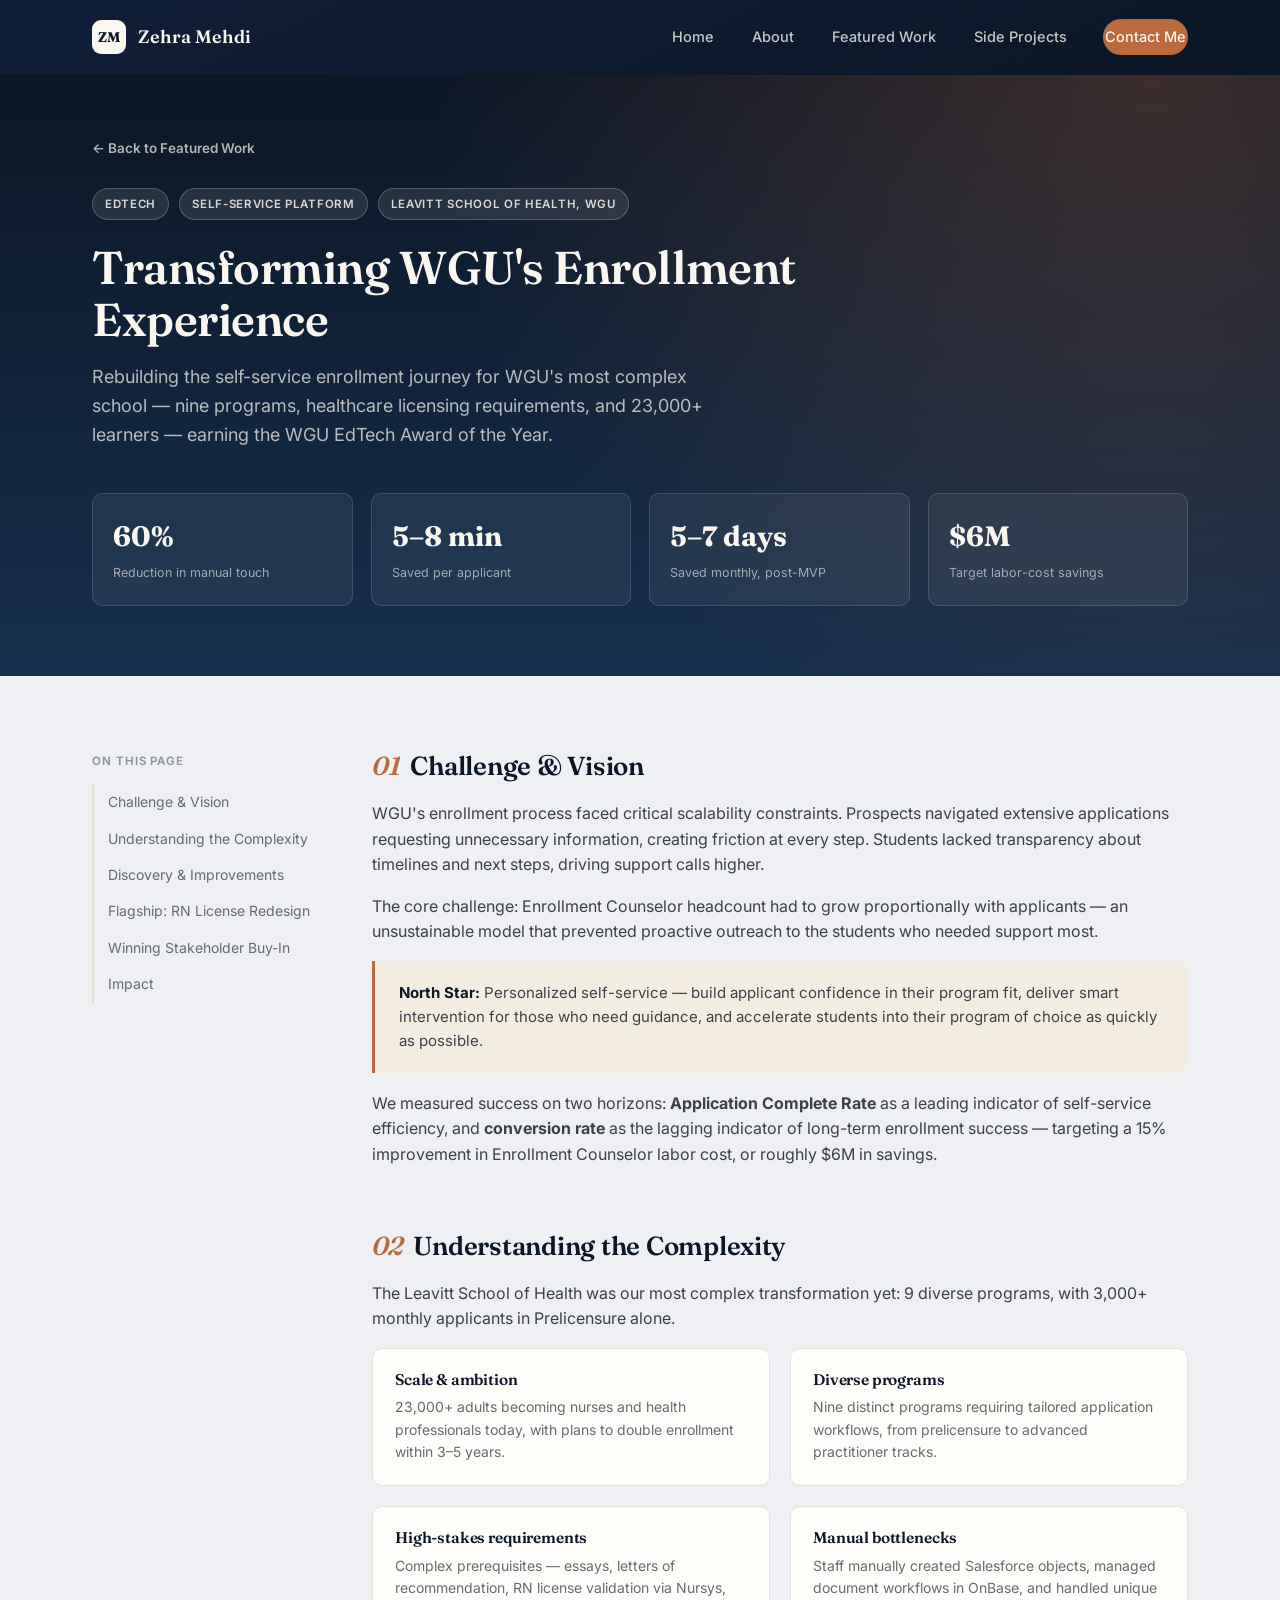
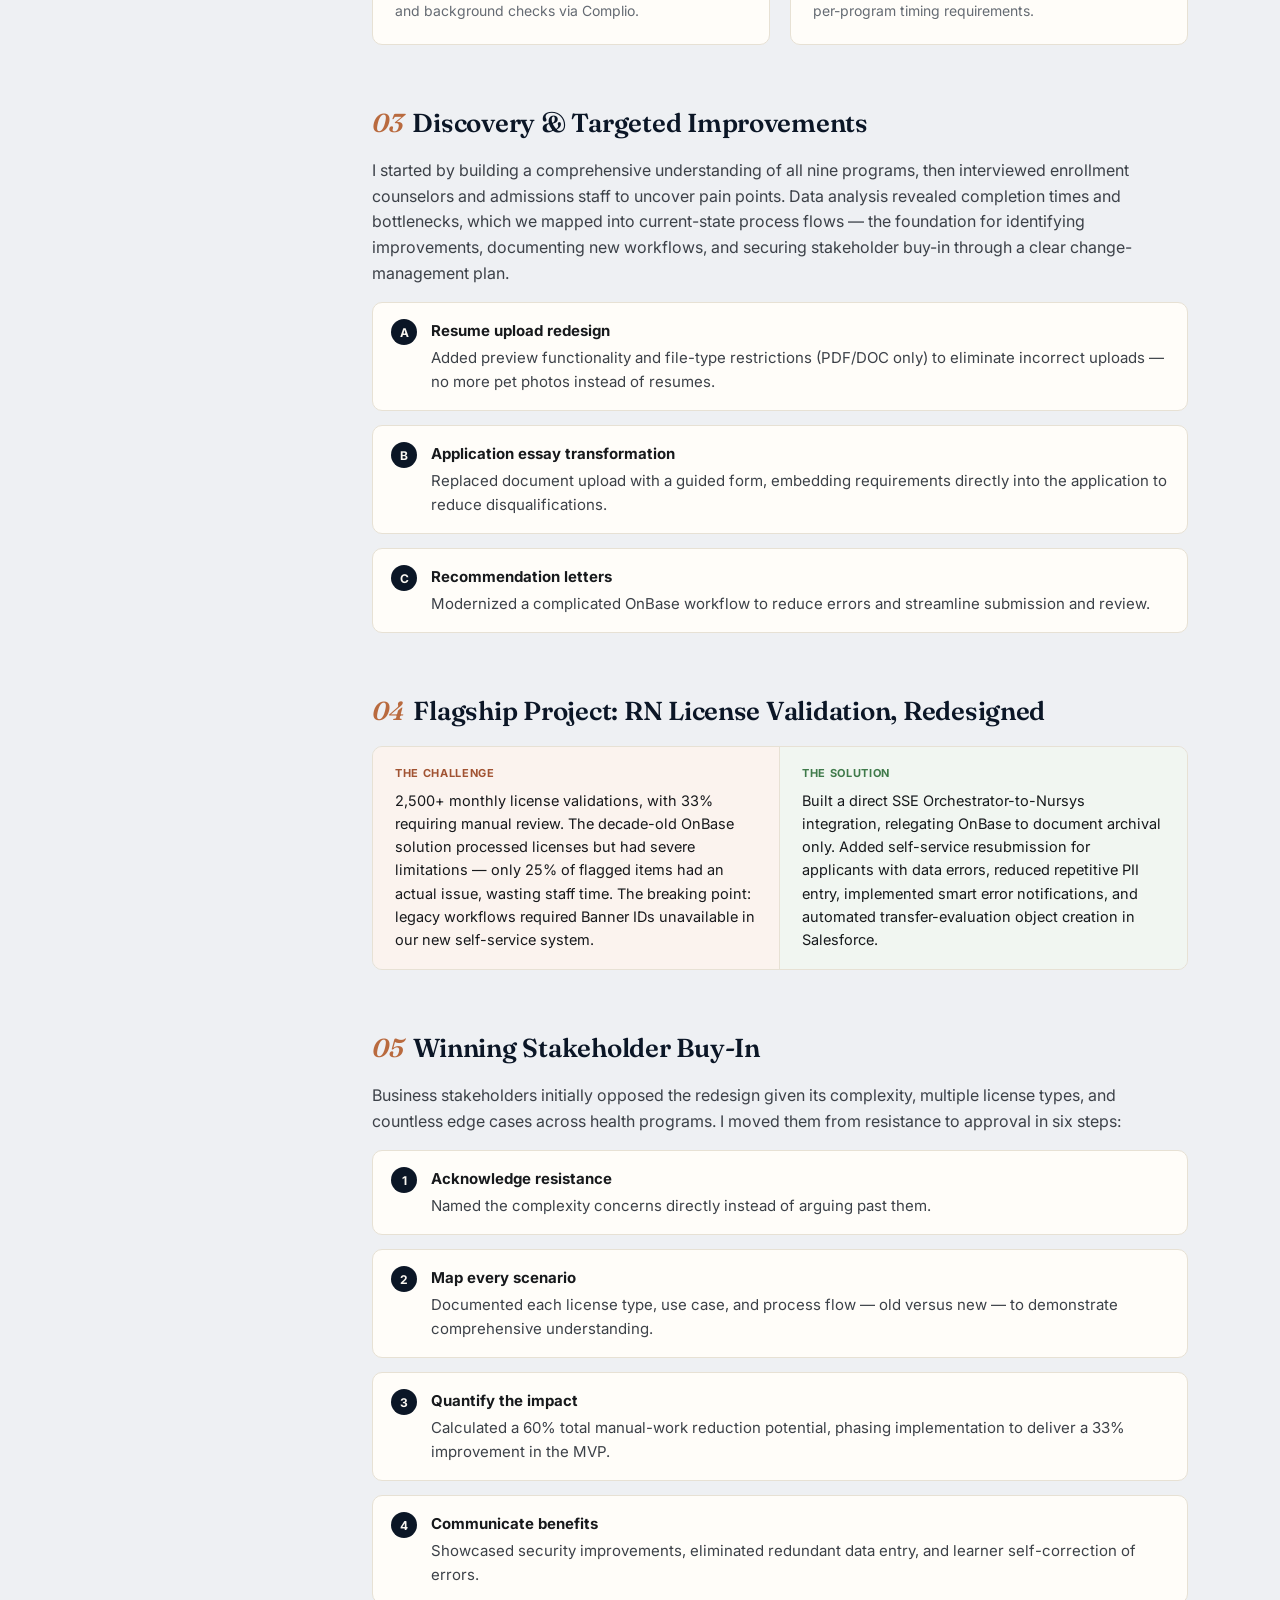
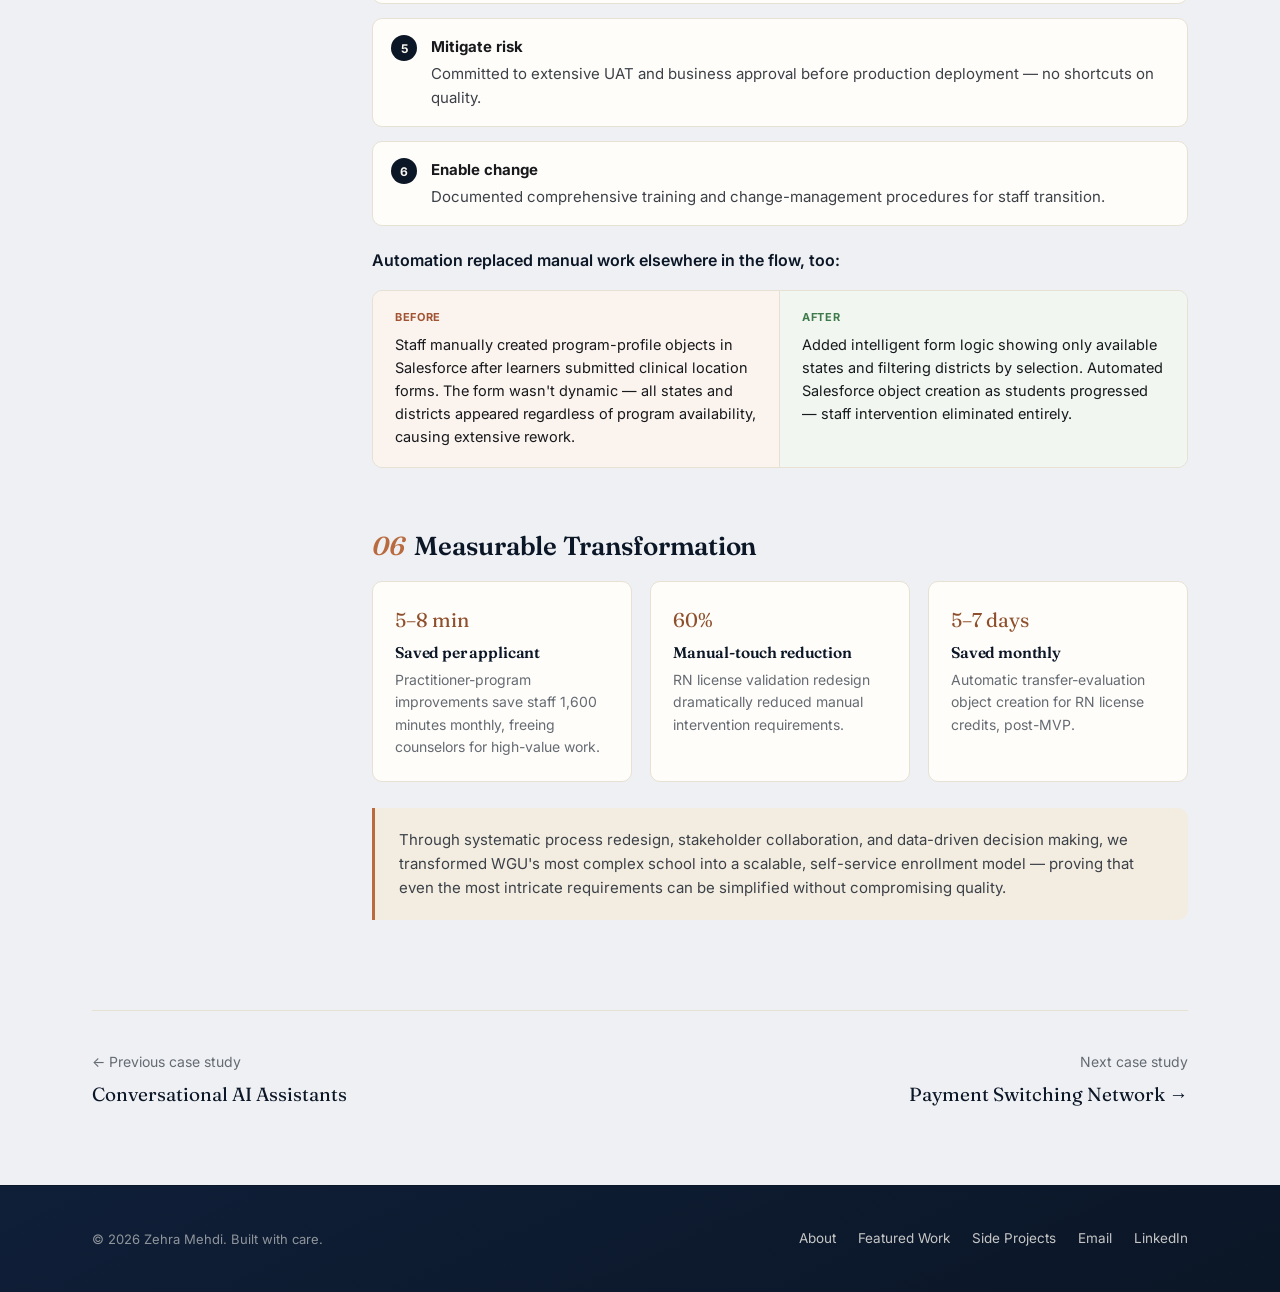
<file: case-studies/enrollment-experience.html>
<!DOCTYPE html>
<html lang="en">
<head>
<meta charset="UTF-8">
<meta name="viewport" content="width=device-width, initial-scale=1.0">
<title>Transforming WGU's Enrollment Experience — Zehra Mehdi</title>
<meta name="description" content="How Zehra Mehdi rebuilt the self-service enrollment experience for WGU's most complex school, cutting manual work 60% and earning the WGU EdTech Award of the Year.">
<link rel="preconnect" href="https://fonts.googleapis.com">
<link rel="preconnect" href="https://fonts.gstatic.com" crossorigin>
<link href="https://fonts.googleapis.com/css2?family=Fraunces:ital,wght@0,500;0,600;0,700;1,500&family=Inter:wght@400;500;600;700&display=swap" rel="stylesheet">
<link rel="stylesheet" href="../assets/css/style.css">
</head>
<body>

<nav class="site-nav">
  <div class="wrap">
    <a href="../index.html#home" class="brand"><span class="mark">ZM</span> Zehra Mehdi</a>
    <div class="nav-links">
      <a href="../index.html#home">Home</a>
      <a href="../index.html#about">About</a>
      <a href="../index.html#work">Featured Work</a>
      <a href="../index.html#projects">Side Projects</a>
      <a href="../index.html#contact" class="nav-cta">Contact Me</a>
    </div>
    <button class="nav-toggle" aria-label="Toggle menu"><span></span><span></span><span></span></button>
  </div>
</nav>

<header class="cs-hero">
  <div class="wrap">
    <a class="cs-back" href="../index.html#work">← Back to Featured Work</a>
    <div class="cs-meta-row">
      <span class="cs-tag">EdTech</span>
      <span class="cs-tag">Self-Service Platform</span>
      <span class="cs-tag">Leavitt School of Health, WGU</span>
    </div>
    <h1>Transforming WGU's Enrollment Experience</h1>
    <p class="dek">Rebuilding the self-service enrollment journey for WGU's most complex school — nine programs, healthcare licensing requirements, and 23,000+ learners — earning the WGU EdTech Award of the Year.</p>
    <div class="cs-stats">
      <div class="stat"><b>60%</b><span>Reduction in manual touch</span></div>
      <div class="stat"><b>5–8 min</b><span>Saved per applicant</span></div>
      <div class="stat"><b>5–7 days</b><span>Saved monthly, post-MVP</span></div>
      <div class="stat"><b>$6M</b><span>Target labor-cost savings</span></div>
    </div>
  </div>
</header>

<div class="cs-body">
  <div class="wrap cs-layout">
    <aside class="cs-toc">
      <span class="lbl">On this page</span>
      <a href="#challenge">Challenge &amp; Vision</a>
      <a href="#complexity">Understanding the Complexity</a>
      <a href="#discovery">Discovery &amp; Improvements</a>
      <a href="#flagship">Flagship: RN License Redesign</a>
      <a href="#buyin">Winning Stakeholder Buy-In</a>
      <a href="#impact">Impact</a>
    </aside>

    <div class="cs-content">

      <div class="cs-section" id="challenge">
        <h2><span class="num">01</span>Challenge &amp; Vision</h2>
        <p>WGU's enrollment process faced critical scalability constraints. Prospects navigated extensive applications requesting unnecessary information, creating friction at every step. Students lacked transparency about timelines and next steps, driving support calls higher.</p>
        <p>The core challenge: Enrollment Counselor headcount had to grow proportionally with applicants — an unsustainable model that prevented proactive outreach to the students who needed support most.</p>
        <div class="cs-callout"><b>North Star:</b> Personalized self-service — build applicant confidence in their program fit, deliver smart intervention for those who need guidance, and accelerate students into their program of choice as quickly as possible.</div>
        <p style="margin-top:18px;">We measured success on two horizons: <b>Application Complete Rate</b> as a leading indicator of self-service efficiency, and <b>conversion rate</b> as the lagging indicator of long-term enrollment success — targeting a 15% improvement in Enrollment Counselor labor cost, or roughly $6M in savings.</p>
      </div>

      <div class="cs-section" id="complexity">
        <h2><span class="num">02</span>Understanding the Complexity</h2>
        <p>The Leavitt School of Health was our most complex transformation yet: 9 diverse programs, with 3,000+ monthly applicants in Prelicensure alone.</p>
        <div class="cs-grid2">
          <div class="cs-card"><h4>Scale &amp; ambition</h4><p>23,000+ adults becoming nurses and health professionals today, with plans to double enrollment within 3–5 years.</p></div>
          <div class="cs-card"><h4>Diverse programs</h4><p>Nine distinct programs requiring tailored application workflows, from prelicensure to advanced practitioner tracks.</p></div>
          <div class="cs-card"><h4>High-stakes requirements</h4><p>Complex prerequisites — essays, letters of recommendation, RN license validation via Nursys, and background checks via Complio.</p></div>
          <div class="cs-card"><h4>Manual bottlenecks</h4><p>Staff manually created Salesforce objects, managed document workflows in OnBase, and handled unique per-program timing requirements.</p></div>
        </div>
      </div>

      <div class="cs-section" id="discovery">
        <h2><span class="num">03</span>Discovery &amp; Targeted Improvements</h2>
        <p>I started by building a comprehensive understanding of all nine programs, then interviewed enrollment counselors and admissions staff to uncover pain points. Data analysis revealed completion times and bottlenecks, which we mapped into current-state process flows — the foundation for identifying improvements, documenting new workflows, and securing stakeholder buy-in through a clear change-management plan.</p>
        <ul class="cs-list">
          <li><span class="k">A</span><div><b>Resume upload redesign</b>Added preview functionality and file-type restrictions (PDF/DOC only) to eliminate incorrect uploads — no more pet photos instead of resumes.</div></li>
          <li><span class="k">B</span><div><b>Application essay transformation</b>Replaced document upload with a guided form, embedding requirements directly into the application to reduce disqualifications.</div></li>
          <li><span class="k">C</span><div><b>Recommendation letters</b>Modernized a complicated OnBase workflow to reduce errors and streamline submission and review.</div></li>
        </ul>
      </div>

      <div class="cs-section" id="flagship">
        <h2><span class="num">04</span>Flagship Project: RN License Validation, Redesigned</h2>
        <div class="cs-challenge">
          <div class="row">
            <div class="cell problem"><small>The Challenge</small>2,500+ monthly license validations, with 33% requiring manual review. The decade-old OnBase solution processed licenses but had severe limitations — only 25% of flagged items had an actual issue, wasting staff time. The breaking point: legacy workflows required Banner IDs unavailable in our new self-service system.</div>
            <div class="cell solution"><small>The Solution</small>Built a direct SSE Orchestrator-to-Nursys integration, relegating OnBase to document archival only. Added self-service resubmission for applicants with data errors, reduced repetitive PII entry, implemented smart error notifications, and automated transfer-evaluation object creation in Salesforce.</div>
          </div>
        </div>
      </div>

      <div class="cs-section" id="buyin">
        <h2><span class="num">05</span>Winning Stakeholder Buy-In</h2>
        <p>Business stakeholders initially opposed the redesign given its complexity, multiple license types, and countless edge cases across health programs. I moved them from resistance to approval in six steps:</p>
        <ul class="cs-list">
          <li><span class="k">1</span><div><b>Acknowledge resistance</b>Named the complexity concerns directly instead of arguing past them.</div></li>
          <li><span class="k">2</span><div><b>Map every scenario</b>Documented each license type, use case, and process flow — old versus new — to demonstrate comprehensive understanding.</div></li>
          <li><span class="k">3</span><div><b>Quantify the impact</b>Calculated a 60% total manual-work reduction potential, phasing implementation to deliver a 33% improvement in the MVP.</div></li>
          <li><span class="k">4</span><div><b>Communicate benefits</b>Showcased security improvements, eliminated redundant data entry, and learner self-correction of errors.</div></li>
          <li><span class="k">5</span><div><b>Mitigate risk</b>Committed to extensive UAT and business approval before production deployment — no shortcuts on quality.</div></li>
          <li><span class="k">6</span><div><b>Enable change</b>Documented comprehensive training and change-management procedures for staff transition.</div></li>
        </ul>
        <p style="margin-top:22px; font-weight:600; color:var(--navy-950);">Automation replaced manual work elsewhere in the flow, too:</p>
        <div class="cs-challenge">
          <div class="row">
            <div class="cell problem"><small>Before</small>Staff manually created program-profile objects in Salesforce after learners submitted clinical location forms. The form wasn't dynamic — all states and districts appeared regardless of program availability, causing extensive rework.</div>
            <div class="cell solution"><small>After</small>Added intelligent form logic showing only available states and filtering districts by selection. Automated Salesforce object creation as students progressed — staff intervention eliminated entirely.</div>
          </div>
        </div>
      </div>

      <div class="cs-section" id="impact">
        <h2><span class="num">06</span>Measurable Transformation</h2>
        <div class="cs-grid3">
          <div class="cs-card"><span class="n">5–8 min</span><h4>Saved per applicant</h4><p>Practitioner-program improvements save staff 1,600 minutes monthly, freeing counselors for high-value work.</p></div>
          <div class="cs-card"><span class="n">60%</span><h4>Manual-touch reduction</h4><p>RN license validation redesign dramatically reduced manual intervention requirements.</p></div>
          <div class="cs-card"><span class="n">5–7 days</span><h4>Saved monthly</h4><p>Automatic transfer-evaluation object creation for RN license credits, post-MVP.</p></div>
        </div>
        <div class="cs-callout" style="margin-top:26px;">Through systematic process redesign, stakeholder collaboration, and data-driven decision making, we transformed WGU's most complex school into a scalable, self-service enrollment model — proving that even the most intricate requirements can be simplified without compromising quality.</div>
      </div>

    </div>
  </div>

  <div class="wrap">
    <div class="cs-nextprev">
      <a class="np-link prev" href="conversational-ai-assistants.html">← Previous case study<span class="title">Conversational AI Assistants</span></a>
      <a class="np-link next" href="payment-switching.html">Next case study<span class="title">Payment Switching Network →</span></a>
    </div>
  </div>
</div>

<footer>
  <div class="wrap">
    <span class="fine">© <span id="year"></span> Zehra Mehdi. Built with care.</span>
    <div class="foot-links">
      <a href="../index.html#about">About</a>
      <a href="../index.html#work">Featured Work</a>
      <a href="../index.html#projects">Side Projects</a>
      <a href="mailto:zehramehdi12@gmail.com">Email</a>
      <a href="https://www.linkedin.com/in/zehra-mehdi" target="_blank" rel="noopener">LinkedIn</a>
    </div>
  </div>
</footer>

<script src="../assets/js/main.js"></script>
</body>
</html>
</file>
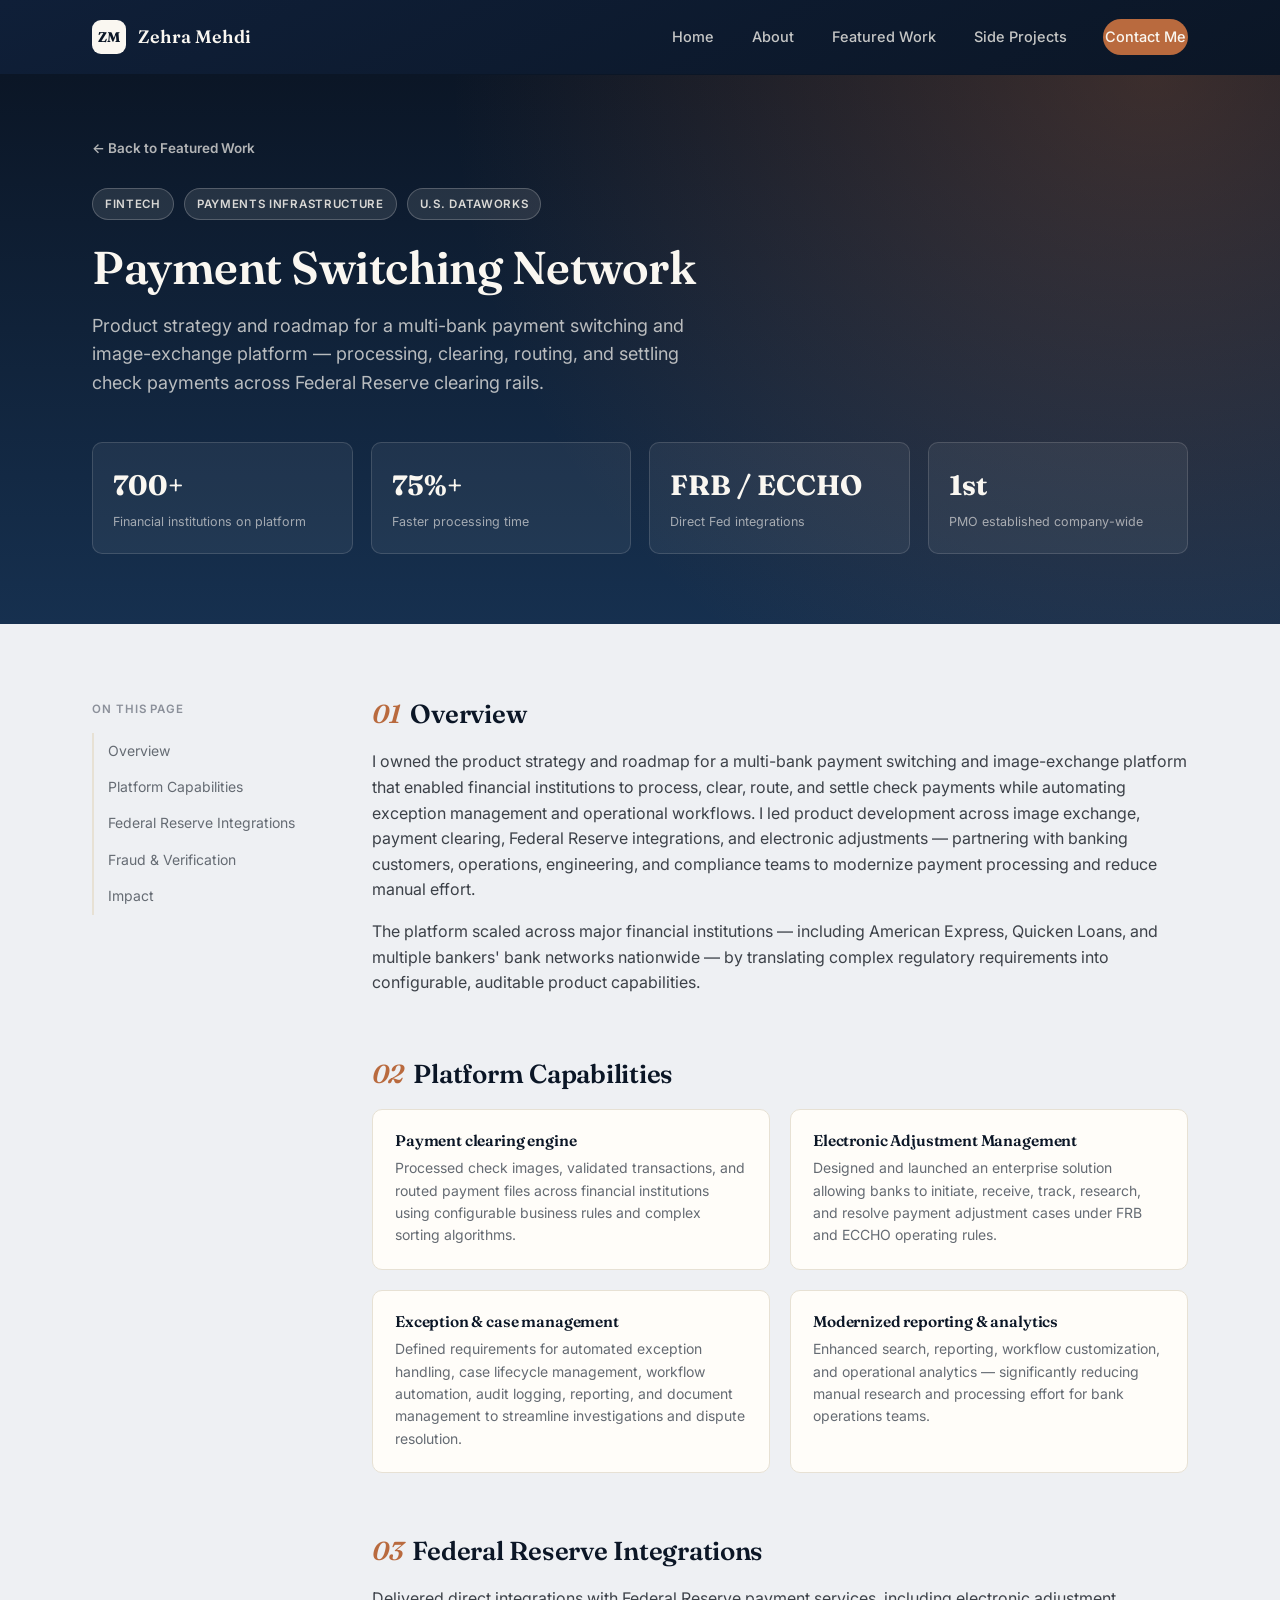
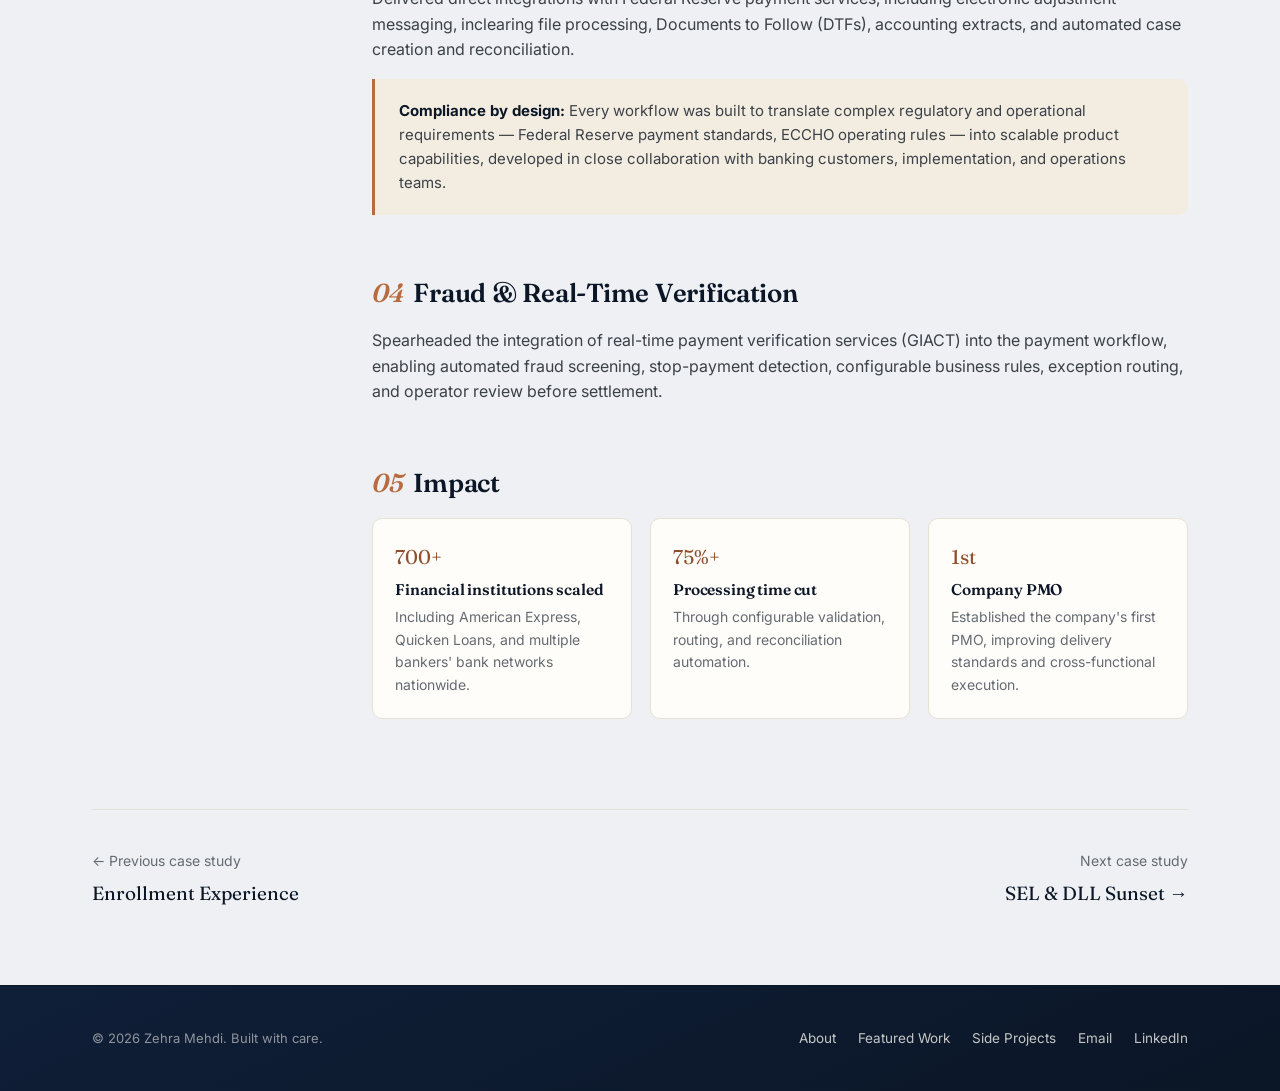
<file: case-studies/payment-switching.html>
<!DOCTYPE html>
<html lang="en">
<head>
<meta charset="UTF-8">
<meta name="viewport" content="width=device-width, initial-scale=1.0">
<title>Payment Switching Network — Zehra Mehdi</title>
<meta name="description" content="How Zehra Mehdi owned product strategy for a multi-bank payment switching and check-clearing platform on Federal Reserve clearing rails, scaling to 700+ institutions.">
<link rel="preconnect" href="https://fonts.googleapis.com">
<link rel="preconnect" href="https://fonts.gstatic.com" crossorigin>
<link href="https://fonts.googleapis.com/css2?family=Fraunces:ital,wght@0,500;0,600;0,700;1,500&family=Inter:wght@400;500;600;700&display=swap" rel="stylesheet">
<link rel="stylesheet" href="../assets/css/style.css">
</head>
<body>

<nav class="site-nav">
  <div class="wrap">
    <a href="../index.html#home" class="brand"><span class="mark">ZM</span> Zehra Mehdi</a>
    <div class="nav-links">
      <a href="../index.html#home">Home</a>
      <a href="../index.html#about">About</a>
      <a href="../index.html#work">Featured Work</a>
      <a href="../index.html#projects">Side Projects</a>
      <a href="../index.html#contact" class="nav-cta">Contact Me</a>
    </div>
    <button class="nav-toggle" aria-label="Toggle menu"><span></span><span></span><span></span></button>
  </div>
</nav>

<header class="cs-hero">
  <div class="wrap">
    <a class="cs-back" href="../index.html#work">← Back to Featured Work</a>
    <div class="cs-meta-row">
      <span class="cs-tag">FinTech</span>
      <span class="cs-tag">Payments Infrastructure</span>
      <span class="cs-tag">U.S. Dataworks</span>
    </div>
    <h1>Payment Switching Network</h1>
    <p class="dek">Product strategy and roadmap for a multi-bank payment switching and image-exchange platform — processing, clearing, routing, and settling check payments across Federal Reserve clearing rails.</p>
    <div class="cs-stats">
      <div class="stat"><b>700+</b><span>Financial institutions on platform</span></div>
      <div class="stat"><b>75%+</b><span>Faster processing time</span></div>
      <div class="stat"><b>FRB / ECCHO</b><span>Direct Fed integrations</span></div>
      <div class="stat"><b>1st</b><span>PMO established company-wide</span></div>
    </div>
  </div>
</header>

<div class="cs-body">
  <div class="wrap cs-layout">
    <aside class="cs-toc">
      <span class="lbl">On this page</span>
      <a href="#overview">Overview</a>
      <a href="#capabilities">Platform Capabilities</a>
      <a href="#fed">Federal Reserve Integrations</a>
      <a href="#fraud">Fraud &amp; Verification</a>
      <a href="#impact">Impact</a>
    </aside>

    <div class="cs-content">

      <div class="cs-section" id="overview">
        <h2><span class="num">01</span>Overview</h2>
        <p>I owned the product strategy and roadmap for a multi-bank payment switching and image-exchange platform that enabled financial institutions to process, clear, route, and settle check payments while automating exception management and operational workflows. I led product development across image exchange, payment clearing, Federal Reserve integrations, and electronic adjustments — partnering with banking customers, operations, engineering, and compliance teams to modernize payment processing and reduce manual effort.</p>
        <p>The platform scaled across major financial institutions — including American Express, Quicken Loans, and multiple bankers' bank networks nationwide — by translating complex regulatory requirements into configurable, auditable product capabilities.</p>
      </div>

      <div class="cs-section" id="capabilities">
        <h2><span class="num">02</span>Platform Capabilities</h2>
        <div class="cs-grid2">
          <div class="cs-card"><h4>Payment clearing engine</h4><p>Processed check images, validated transactions, and routed payment files across financial institutions using configurable business rules and complex sorting algorithms.</p></div>
          <div class="cs-card"><h4>Electronic Adjustment Management</h4><p>Designed and launched an enterprise solution allowing banks to initiate, receive, track, research, and resolve payment adjustment cases under FRB and ECCHO operating rules.</p></div>
          <div class="cs-card"><h4>Exception &amp; case management</h4><p>Defined requirements for automated exception handling, case lifecycle management, workflow automation, audit logging, reporting, and document management to streamline investigations and dispute resolution.</p></div>
          <div class="cs-card"><h4>Modernized reporting &amp; analytics</h4><p>Enhanced search, reporting, workflow customization, and operational analytics — significantly reducing manual research and processing effort for bank operations teams.</p></div>
        </div>
      </div>

      <div class="cs-section" id="fed">
        <h2><span class="num">03</span>Federal Reserve Integrations</h2>
        <p>Delivered direct integrations with Federal Reserve payment services, including electronic adjustment messaging, inclearing file processing, Documents to Follow (DTFs), accounting extracts, and automated case creation and reconciliation.</p>
        <div class="cs-callout"><b>Compliance by design:</b> Every workflow was built to translate complex regulatory and operational requirements — Federal Reserve payment standards, ECCHO operating rules — into scalable product capabilities, developed in close collaboration with banking customers, implementation, and operations teams.</div>
      </div>

      <div class="cs-section" id="fraud">
        <h2><span class="num">04</span>Fraud &amp; Real-Time Verification</h2>
        <p>Spearheaded the integration of real-time payment verification services (GIACT) into the payment workflow, enabling automated fraud screening, stop-payment detection, configurable business rules, exception routing, and operator review before settlement.</p>
      </div>

      <div class="cs-section" id="impact">
        <h2><span class="num">05</span>Impact</h2>
        <div class="cs-grid3">
          <div class="cs-card"><span class="n">700+</span><h4>Financial institutions scaled</h4><p>Including American Express, Quicken Loans, and multiple bankers' bank networks nationwide.</p></div>
          <div class="cs-card"><span class="n">75%+</span><h4>Processing time cut</h4><p>Through configurable validation, routing, and reconciliation automation.</p></div>
          <div class="cs-card"><span class="n">1st</span><h4>Company PMO</h4><p>Established the company's first PMO, improving delivery standards and cross-functional execution.</p></div>
        </div>
      </div>

    </div>
  </div>

  <div class="wrap">
    <div class="cs-nextprev">
      <a class="np-link prev" href="enrollment-experience.html">← Previous case study<span class="title">Enrollment Experience</span></a>
      <a class="np-link next" href="sel-dll-sunset.html">Next case study<span class="title">SEL &amp; DLL Sunset →</span></a>
    </div>
  </div>
</div>

<footer>
  <div class="wrap">
    <span class="fine">© <span id="year"></span> Zehra Mehdi. Built with care.</span>
    <div class="foot-links">
      <a href="../index.html#about">About</a>
      <a href="../index.html#work">Featured Work</a>
      <a href="../index.html#projects">Side Projects</a>
      <a href="mailto:zehramehdi12@gmail.com">Email</a>
      <a href="https://www.linkedin.com/in/zehra-mehdi" target="_blank" rel="noopener">LinkedIn</a>
    </div>
  </div>
</footer>

<script src="../assets/js/main.js"></script>
</body>
</html>
</file>
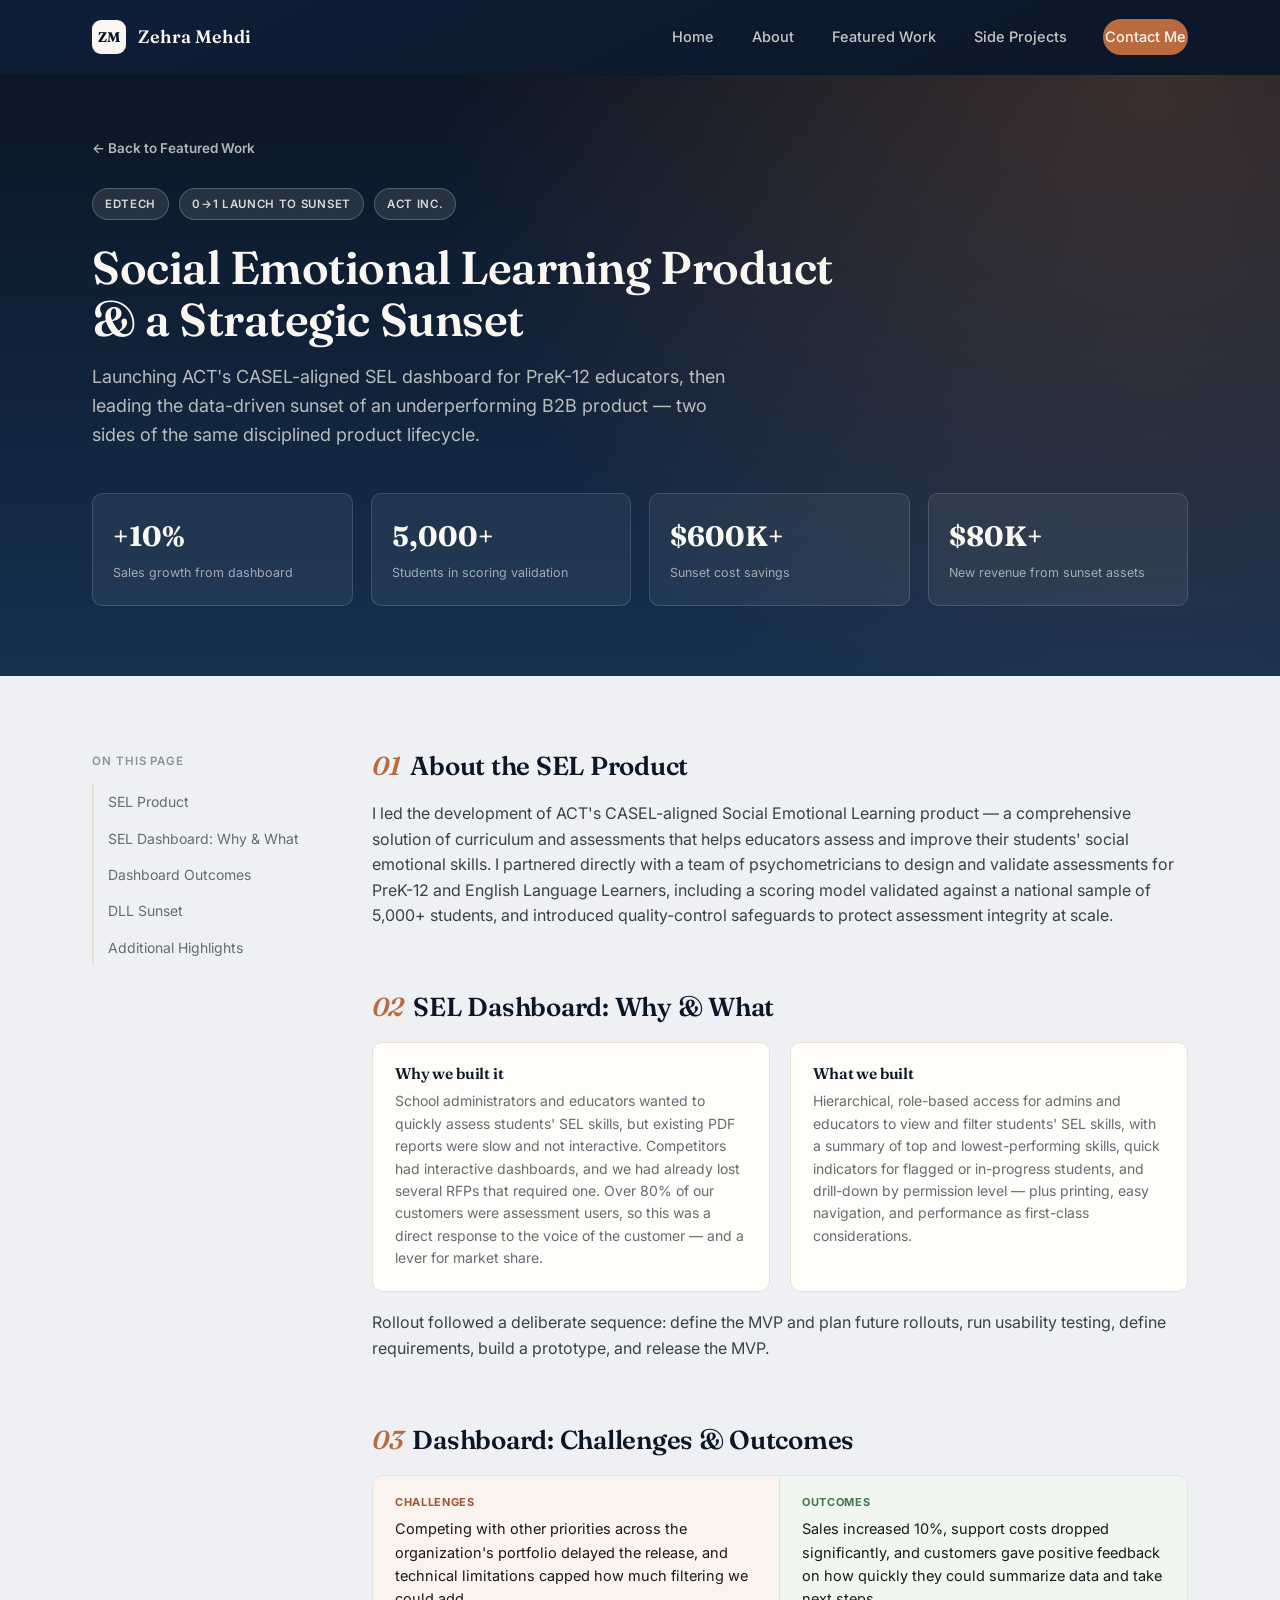
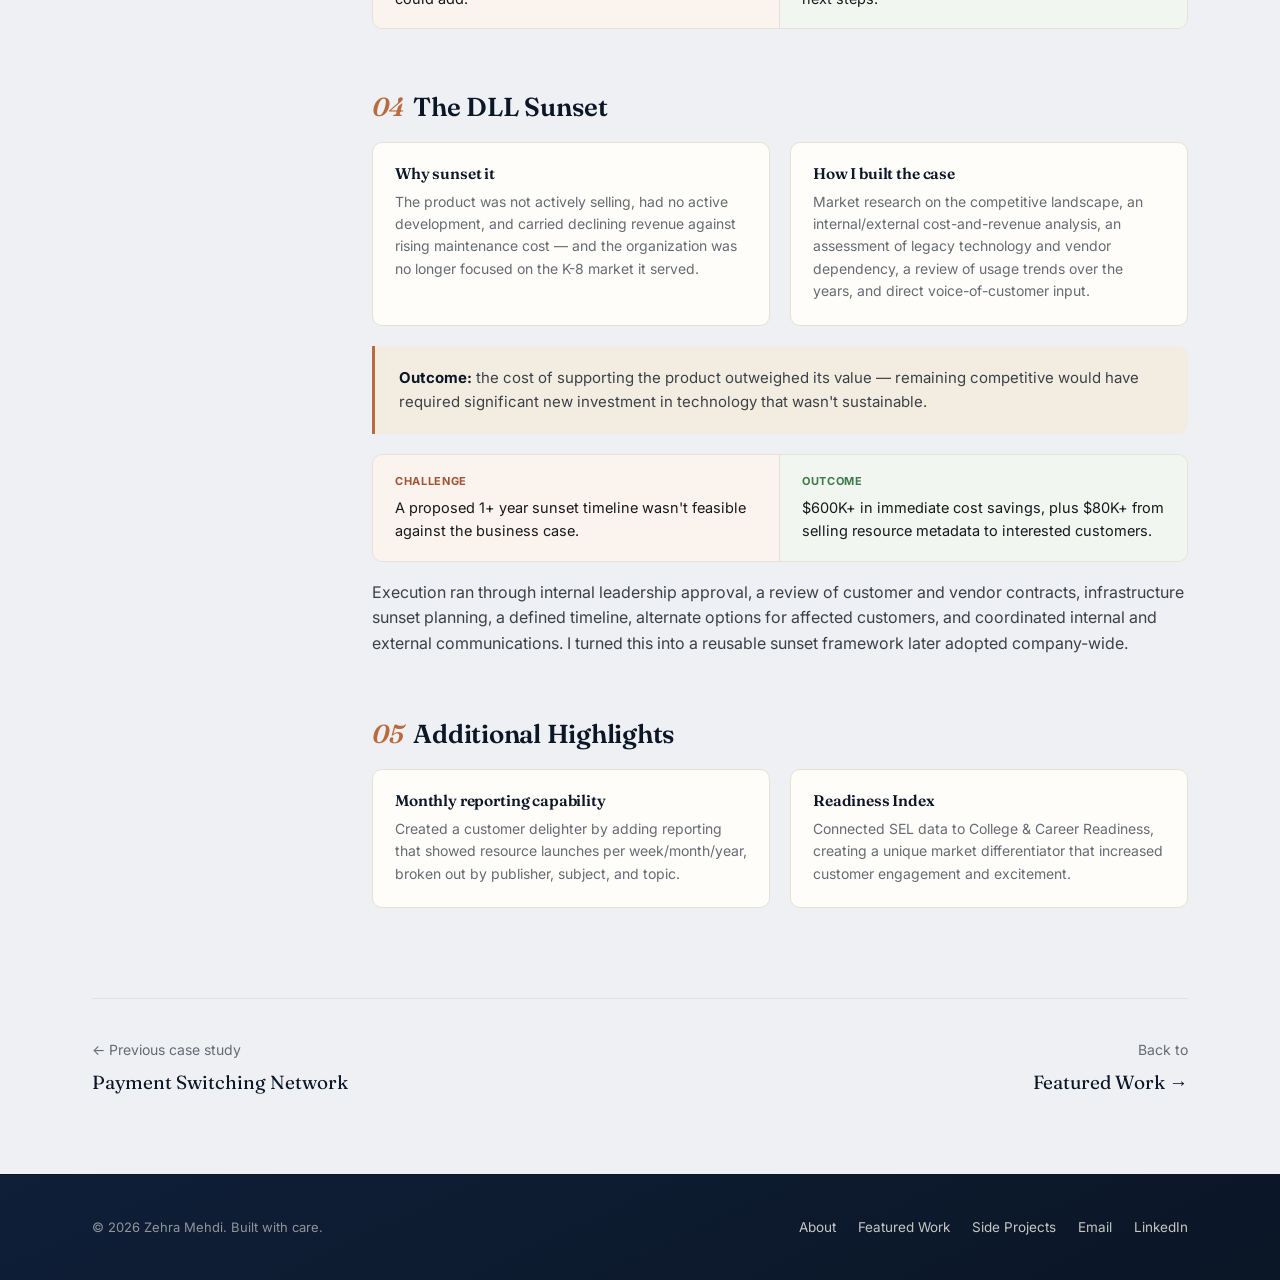
<file: case-studies/sel-dll-sunset.html>
<!DOCTYPE html>
<html lang="en">
<head>
<meta charset="UTF-8">
<meta name="viewport" content="width=device-width, initial-scale=1.0">
<title>Social Emotional Learning &amp; a Strategic Sunset — Zehra Mehdi</title>
<meta name="description" content="How Zehra Mehdi launched ACT's CASEL-aligned Social Emotional Learning dashboard, then led the data-driven sunset of an underperforming B2B product.">
<link rel="preconnect" href="https://fonts.googleapis.com">
<link rel="preconnect" href="https://fonts.gstatic.com" crossorigin>
<link href="https://fonts.googleapis.com/css2?family=Fraunces:ital,wght@0,500;0,600;0,700;1,500&family=Inter:wght@400;500;600;700&display=swap" rel="stylesheet">
<link rel="stylesheet" href="../assets/css/style.css">
</head>
<body>

<nav class="site-nav">
  <div class="wrap">
    <a href="../index.html#home" class="brand"><span class="mark">ZM</span> Zehra Mehdi</a>
    <div class="nav-links">
      <a href="../index.html#home">Home</a>
      <a href="../index.html#about">About</a>
      <a href="../index.html#work">Featured Work</a>
      <a href="../index.html#projects">Side Projects</a>
      <a href="../index.html#contact" class="nav-cta">Contact Me</a>
    </div>
    <button class="nav-toggle" aria-label="Toggle menu"><span></span><span></span><span></span></button>
  </div>
</nav>

<header class="cs-hero">
  <div class="wrap">
    <a class="cs-back" href="../index.html#work">← Back to Featured Work</a>
    <div class="cs-meta-row">
      <span class="cs-tag">EdTech</span>
      <span class="cs-tag">0→1 Launch to Sunset</span>
      <span class="cs-tag">ACT Inc.</span>
    </div>
    <h1>Social Emotional Learning Product &amp; a Strategic Sunset</h1>
    <p class="dek">Launching ACT's CASEL-aligned SEL dashboard for PreK-12 educators, then leading the data-driven sunset of an underperforming B2B product — two sides of the same disciplined product lifecycle.</p>
    <div class="cs-stats">
      <div class="stat"><b>+10%</b><span>Sales growth from dashboard</span></div>
      <div class="stat"><b>5,000+</b><span>Students in scoring validation</span></div>
      <div class="stat"><b>$600K+</b><span>Sunset cost savings</span></div>
      <div class="stat"><b>$80K+</b><span>New revenue from sunset assets</span></div>
    </div>
  </div>
</header>

<div class="cs-body">
  <div class="wrap cs-layout">
    <aside class="cs-toc">
      <span class="lbl">On this page</span>
      <a href="#sel-overview">SEL Product</a>
      <a href="#sel-why">SEL Dashboard: Why &amp; What</a>
      <a href="#sel-outcomes">Dashboard Outcomes</a>
      <a href="#sunset">DLL Sunset</a>
      <a href="#highlights">Additional Highlights</a>
    </aside>

    <div class="cs-content">

      <div class="cs-section" id="sel-overview">
        <h2><span class="num">01</span>About the SEL Product</h2>
        <p>I led the development of ACT's CASEL-aligned Social Emotional Learning product — a comprehensive solution of curriculum and assessments that helps educators assess and improve their students' social emotional skills. I partnered directly with a team of psychometricians to design and validate assessments for PreK-12 and English Language Learners, including a scoring model validated against a national sample of 5,000+ students, and introduced quality-control safeguards to protect assessment integrity at scale.</p>
      </div>

      <div class="cs-section" id="sel-why">
        <h2><span class="num">02</span>SEL Dashboard: Why &amp; What</h2>
        <div class="cs-grid2">
          <div class="cs-card">
            <h4>Why we built it</h4>
            <p>School administrators and educators wanted to quickly assess students' SEL skills, but existing PDF reports were slow and not interactive. Competitors had interactive dashboards, and we had already lost several RFPs that required one. Over 80% of our customers were assessment users, so this was a direct response to the voice of the customer — and a lever for market share.</p>
          </div>
          <div class="cs-card">
            <h4>What we built</h4>
            <p>Hierarchical, role-based access for admins and educators to view and filter students' SEL skills, with a summary of top and lowest-performing skills, quick indicators for flagged or in-progress students, and drill-down by permission level — plus printing, easy navigation, and performance as first-class considerations.</p>
          </div>
        </div>
        <p style="margin-top:18px;">Rollout followed a deliberate sequence: define the MVP and plan future rollouts, run usability testing, define requirements, build a prototype, and release the MVP.</p>
      </div>

      <div class="cs-section" id="sel-outcomes">
        <h2><span class="num">03</span>Dashboard: Challenges &amp; Outcomes</h2>
        <div class="cs-challenge">
          <div class="row">
            <div class="cell problem"><small>Challenges</small>Competing with other priorities across the organization's portfolio delayed the release, and technical limitations capped how much filtering we could add.</div>
            <div class="cell solution"><small>Outcomes</small>Sales increased 10%, support costs dropped significantly, and customers gave positive feedback on how quickly they could summarize data and take next steps.</div>
          </div>
        </div>
      </div>

      <div class="cs-section" id="sunset">
        <h2><span class="num">04</span>The DLL Sunset</h2>
        <div class="cs-grid2">
          <div class="cs-card">
            <h4>Why sunset it</h4>
            <p>The product was not actively selling, had no active development, and carried declining revenue against rising maintenance cost — and the organization was no longer focused on the K-8 market it served.</p>
          </div>
          <div class="cs-card">
            <h4>How I built the case</h4>
            <p>Market research on the competitive landscape, an internal/external cost-and-revenue analysis, an assessment of legacy technology and vendor dependency, a review of usage trends over the years, and direct voice-of-customer input.</p>
          </div>
        </div>
        <div class="cs-callout" style="margin-top:20px;"><b>Outcome:</b> the cost of supporting the product outweighed its value — remaining competitive would have required significant new investment in technology that wasn't sustainable.</div>
        <div class="cs-challenge" style="margin-top:20px;">
          <div class="row">
            <div class="cell problem"><small>Challenge</small>A proposed 1+ year sunset timeline wasn't feasible against the business case.</div>
            <div class="cell solution"><small>Outcome</small>$600K+ in immediate cost savings, plus $80K+ from selling resource metadata to interested customers.</div>
          </div>
        </div>
        <p style="margin-top:18px;">Execution ran through internal leadership approval, a review of customer and vendor contracts, infrastructure sunset planning, a defined timeline, alternate options for affected customers, and coordinated internal and external communications. I turned this into a reusable sunset framework later adopted company-wide.</p>
      </div>

      <div class="cs-section" id="highlights">
        <h2><span class="num">05</span>Additional Highlights</h2>
        <div class="cs-grid2">
          <div class="cs-card"><h4>Monthly reporting capability</h4><p>Created a customer delighter by adding reporting that showed resource launches per week/month/year, broken out by publisher, subject, and topic.</p></div>
          <div class="cs-card"><h4>Readiness Index</h4><p>Connected SEL data to College &amp; Career Readiness, creating a unique market differentiator that increased customer engagement and excitement.</p></div>
        </div>
      </div>

    </div>
  </div>

  <div class="wrap">
    <div class="cs-nextprev">
      <a class="np-link prev" href="payment-switching.html">← Previous case study<span class="title">Payment Switching Network</span></a>
      <a class="np-link next" href="../index.html#work">Back to<span class="title">Featured Work →</span></a>
    </div>
  </div>
</div>

<footer>
  <div class="wrap">
    <span class="fine">© <span id="year"></span> Zehra Mehdi. Built with care.</span>
    <div class="foot-links">
      <a href="../index.html#about">About</a>
      <a href="../index.html#work">Featured Work</a>
      <a href="../index.html#projects">Side Projects</a>
      <a href="mailto:zehramehdi12@gmail.com">Email</a>
      <a href="https://www.linkedin.com/in/zehra-mehdi" target="_blank" rel="noopener">LinkedIn</a>
    </div>
  </div>
</footer>

<script src="../assets/js/main.js"></script>
</body>
</html>
</file>
<file: assets/css/style.css>
/* ============================================================
   Zehra Mehdi — Principal Product Manager Portfolio
   ============================================================ */

:root {
  --navy-950: #0b1626;
  --navy-900: #0f1f38;
  --navy-800: #16304f;
  --navy-700: #1f4066;
  --navy-600: #2c5686;
  --cream-100: #faf7f1;
  --cream-200: #f3ede1;
  --paper: #fffdf9;
  --gray-bg: #eef0f3;
  --ink-900: #17191c;
  --ink-700: #3c4148;
  --ink-500: #656b73;
  --ink-400: #8b909a;
  --line: #e7e1d4;
  --accent: #b96a3e;
  --accent-dark: #8f4f2c;
  --accent-soft: #f2e2d4;
  --gold: #ab8a4c;
  --shadow-sm: 0 1px 2px rgba(15, 31, 56, 0.06), 0 1px 1px rgba(15, 31, 56, 0.04);
  --shadow-md: 0 12px 32px -12px rgba(15, 31, 56, 0.18);
  --shadow-lg: 0 24px 60px -20px rgba(15, 31, 56, 0.28);
  --radius: 18px;
  --radius-sm: 10px;
  --maxw: 1160px;
}

* { box-sizing: border-box; }
html { scroll-behavior: smooth; }

body {
  margin: 0;
  background: var(--gray-bg);
  color: var(--ink-900);
  font-family: "Inter", -apple-system, BlinkMacSystemFont, "Segoe UI", sans-serif;
  font-size: 16px;
  line-height: 1.6;
  -webkit-font-smoothing: antialiased;
}

h1, h2, h3, h4 {
  font-family: "Fraunces", Georgia, "Times New Roman", serif;
  font-weight: 600;
  color: var(--navy-950);
  line-height: 1.12;
  margin: 0;
  letter-spacing: -0.01em;
}

p { margin: 0; }
a { color: inherit; text-decoration: none; }
img { max-width: 100%; display: block; }
ul { margin: 0; padding: 0; list-style: none; }
button { font-family: inherit; cursor: pointer; }

.wrap {
  max-width: var(--maxw);
  margin: 0 auto;
  padding: 0 32px;
}

.eyebrow {
  display: inline-flex;
  align-items: center;
  gap: 8px;
  font-size: 12.5px;
  font-weight: 600;
  letter-spacing: 0.14em;
  text-transform: uppercase;
  color: var(--accent-dark);
}
.eyebrow::before {
  content: "";
  width: 22px;
  height: 1.5px;
  background: var(--accent);
  display: inline-block;
}

/* ---------------- Nav ---------------- */
.site-nav {
  position: sticky;
  top: 0;
  z-index: 100;
  background: linear-gradient(155deg, var(--navy-900), var(--navy-950));
  border-bottom: 1px solid var(--navy-950);
}
.site-nav .wrap {
  display: flex;
  align-items: center;
  justify-content: space-between;
  height: 74px;
}
.brand {
  display: flex;
  align-items: center;
  gap: 12px;
  font-family: "Fraunces", serif;
  font-weight: 600;
  font-size: 18px;
  color: var(--cream-100);
}
.brand .mark {
  width: 34px;
  height: 34px;
  border-radius: 9px;
  background: var(--cream-100);
  color: var(--navy-950);
  display: flex;
  align-items: center;
  justify-content: center;
  font-size: 14px;
  font-weight: 700;
  letter-spacing: 0.02em;
}
.nav-links {
  display: flex;
  align-items: center;
  gap: 34px;
}
.nav-links a {
  font-size: 14.5px;
  font-weight: 500;
  color: rgba(250, 247, 241, 0.78);
  padding: 6px 2px;
  border-bottom: 1.5px solid transparent;
  transition: color .18s ease, border-color .18s ease;
}
.nav-links a:hover { color: var(--cream-100); border-color: var(--accent); }
.nav-cta {
  display: inline-flex;
  align-items: center;
  gap: 8px;
  background: var(--accent);
  color: var(--cream-100) !important;
  padding: 10px 18px;
  border-radius: 999px;
  font-size: 14px;
  font-weight: 600;
  transition: transform .18s ease, box-shadow .18s ease, background .18s ease;
}
.nav-cta:hover { background: var(--accent-dark); transform: translateY(-1px); box-shadow: var(--shadow-md); }

.nav-toggle {
  display: none;
  flex-direction: column;
  gap: 5px;
  background: none;
  border: none;
  padding: 8px;
}
.nav-toggle span { width: 22px; height: 2px; background: var(--cream-100); border-radius: 2px; }

/* ---------------- Hero ---------------- */
.hero {
  position: relative;
  padding: 96px 0 88px;
  overflow: hidden;
}
.hero::before {
  content: "";
  position: absolute;
  inset: -20% -10% auto auto;
  width: 620px;
  height: 620px;
  background: radial-gradient(circle, var(--accent-soft) 0%, rgba(242,226,212,0) 70%);
  z-index: 0;
}
.hero .wrap {
  position: relative;
  z-index: 1;
  display: grid;
  grid-template-columns: 1.15fr 0.85fr;
  gap: 56px;
  align-items: center;
}
.hero-kicker {
  display: inline-flex;
  align-items: center;
  gap: 10px;
  background: var(--paper);
  border: 1px solid var(--line);
  padding: 7px 14px 7px 8px;
  border-radius: 999px;
  font-size: 12.5px;
  font-weight: 600;
  color: var(--navy-800);
  margin-bottom: 26px;
  box-shadow: var(--shadow-sm);
}
.hero-kicker .dot {
  width: 8px; height: 8px; border-radius: 50%;
  background: #4c8f5c;
  box-shadow: 0 0 0 3px rgba(76,143,92,0.18);
}
.hero h1 {
  font-size: clamp(38px, 5vw, 60px);
  margin-bottom: 22px;
}
.hero h1 .accent { color: var(--accent); font-style: italic; }
.hero-sub {
  font-size: 19px;
  color: var(--ink-700);
  max-width: 560px;
  margin-bottom: 30px;
}
.hero-actions {
  display: flex;
  align-items: center;
  gap: 16px;
  flex-wrap: wrap;
  margin-bottom: 44px;
}
.btn {
  display: inline-flex;
  align-items: center;
  gap: 9px;
  padding: 14px 24px;
  border-radius: 999px;
  font-weight: 600;
  font-size: 14.5px;
  transition: transform .18s ease, box-shadow .18s ease, background .18s ease;
  border: 1px solid transparent;
}
.btn-primary {
  background: var(--navy-950);
  color: var(--cream-100);
}
.btn-primary:hover { transform: translateY(-2px); box-shadow: var(--shadow-md); }
.btn-outline {
  background: transparent;
  border-color: var(--navy-950);
  color: var(--navy-950);
}
.btn-outline:hover { background: var(--navy-950); color: var(--cream-100); }
.btn-sm { padding: 10px 18px; font-size: 13.5px; }

.hero-stats {
  display: grid;
  grid-template-columns: repeat(3, auto);
  gap: 36px;
}
.hero-stats .stat b {
  display: block;
  font-family: "Fraunces", serif;
  font-size: 26px;
  color: var(--navy-950);
}
.hero-stats .stat span {
  font-size: 12.5px;
  color: var(--ink-500);
}

.hero-portrait {
  position: relative;
  display: flex;
  justify-content: center;
}
.portrait-card {
  position: relative;
  width: min(100%, 380px);
  border-radius: 50%;
  overflow: hidden;
  box-shadow: var(--shadow-lg);
  border: 6px solid var(--paper);
  background: var(--paper);
}
.portrait-card img {
  width: 100%;
  aspect-ratio: 1/1;
  object-fit: cover;
  object-position: center;
}
.portrait-badge {
  position: absolute;
  left: -22px;
  bottom: -22px;
  background: var(--paper);
  border: 1px solid var(--line);
  border-radius: var(--radius-sm);
  padding: 14px 18px;
  box-shadow: var(--shadow-md);
  display: flex;
  align-items: center;
  gap: 12px;
}
.portrait-badge .num {
  font-family: "Fraunces", serif;
  font-size: 22px;
  color: var(--accent-dark);
}
.portrait-badge .lbl {
  font-size: 11.5px;
  color: var(--ink-500);
  line-height: 1.3;
  max-width: 120px;
}

/* logos strip */
.logo-strip {
  border-top: 1px solid var(--line);
  border-bottom: 1px solid var(--line);
  background: var(--cream-200);
  padding: 26px 0;
}
.logo-strip .wrap {
  display: flex;
  align-items: center;
  gap: 34px;
  flex-wrap: wrap;
  justify-content: space-between;
}
.logo-strip .caption {
  font-size: 12px;
  text-transform: uppercase;
  letter-spacing: .1em;
  color: var(--ink-400);
  font-weight: 600;
}
.logo-strip .companies {
  display: flex;
  gap: 30px;
  flex-wrap: wrap;
  font-family: "Fraunces", serif;
  font-weight: 600;
  color: var(--navy-800);
  font-size: 16px;
}

/* ---------------- Section shell ---------------- */
section { padding: 100px 0; }
.section-head {
  max-width: 640px;
  margin-bottom: 54px;
}
.section-head h2 { font-size: clamp(28px, 3.6vw, 40px); margin-top: 14px; }
.section-head p { margin-top: 16px; color: var(--ink-500); font-size: 16.5px; }
.section-alt { background: var(--paper); }

/* ---------------- About ---------------- */
#about .wrap { display: grid; grid-template-columns: 0.85fr 1.15fr; gap: 64px; }
.about-copy p { color: var(--ink-700); margin-bottom: 18px; font-size: 16px; }
.about-copy p:last-child { margin-bottom: 0; }

.pillars {
  display: grid;
  grid-template-columns: 1fr 1fr;
  gap: 18px;
  margin-top: 40px;
}
.pillar {
  background: var(--paper);
  border: 1px solid var(--line);
  border-radius: var(--radius);
  padding: 22px 22px 20px;
  transition: transform .2s ease, box-shadow .2s ease;
}
.pillar:hover { transform: translateY(-3px); box-shadow: var(--shadow-md); }
.pillar .pill-num {
  font-family: "Fraunces", serif;
  font-size: 13px;
  color: var(--accent-dark);
  margin-bottom: 10px;
  display: block;
}
.pillar h4 { font-size: 16.5px; margin-bottom: 8px; }
.pillar p { font-size: 14px; color: var(--ink-500); }

.about-side {
  display: flex;
  flex-direction: column;
  gap: 22px;
}
.side-card {
  background: var(--navy-950);
  color: var(--cream-100);
  border-radius: var(--radius);
  padding: 30px;
}
.side-card h4 {
  color: var(--cream-100);
  font-size: 15px;
  text-transform: uppercase;
  letter-spacing: .08em;
  margin-bottom: 18px;
  opacity: .8;
}
.fact-list li {
  display: flex;
  justify-content: space-between;
  gap: 14px;
  padding: 12px 0;
  border-bottom: 1px solid rgba(255,255,255,0.12);
  font-size: 14.5px;
}
.fact-list li:last-child { border-bottom: none; padding-bottom: 0; }
.fact-list li span:first-child { color: rgba(250,247,241,0.62); }
.fact-list li span:last-child { font-weight: 600; text-align: right; }

.award-card {
  background: var(--cream-200);
  border: 1px solid var(--line);
  border-radius: var(--radius);
  padding: 26px 28px;
}
.award-card h4 { font-size: 15px; text-transform: uppercase; letter-spacing: .08em; color: var(--ink-500); margin-bottom: 14px; }
.award-list li {
  padding: 10px 0 10px 22px;
  position: relative;
  font-size: 14.5px;
  color: var(--ink-700);
  border-bottom: 1px dashed var(--line);
}
.award-list li:last-child { border-bottom: none; }
.award-list li::before {
  content: "";
  position: absolute; left: 0; top: 17px;
  width: 7px; height: 7px; border-radius: 50%;
  background: var(--accent);
}

/* ---------------- Work cards ---------------- */
.work-grid {
  display: grid;
  grid-template-columns: repeat(2, 1fr);
  gap: 26px;
}
.work-card {
  background: var(--paper);
  border: 1px solid var(--line);
  border-radius: var(--radius);
  overflow: hidden;
  display: flex;
  flex-direction: column;
  transition: transform .22s ease, box-shadow .22s ease, border-color .22s ease;
}
.work-card:hover {
  transform: translateY(-5px);
  box-shadow: var(--shadow-lg);
  border-color: transparent;
}
.work-media {
  height: 176px;
  background: linear-gradient(135deg, var(--navy-900), var(--navy-700));
  position: relative;
  display: flex;
  align-items: flex-end;
  padding: 20px 24px;
  overflow: hidden;
}
.work-media::after {
  content: "";
  position: absolute; inset: 0;
  background: radial-gradient(circle at 85% 10%, rgba(185,106,62,0.35), transparent 55%);
}
.work-media .tag {
  position: relative; z-index: 1;
  color: var(--cream-100);
  font-size: 12px;
  font-weight: 600;
  letter-spacing: .08em;
  text-transform: uppercase;
  background: rgba(255,255,255,0.12);
  border: 1px solid rgba(255,255,255,0.22);
  padding: 6px 12px;
  border-radius: 999px;
}
.work-body { padding: 26px 28px 28px; flex: 1; display: flex; flex-direction: column; }
.work-body h3 { font-size: 21px; margin-bottom: 10px; }
.work-body .desc { color: var(--ink-500); font-size: 14.5px; margin-bottom: 18px; flex: 1; }
.work-metrics {
  display: flex;
  gap: 22px;
  margin-bottom: 20px;
  flex-wrap: wrap;
}
.work-metrics .m b {
  display: block;
  font-family: "Fraunces", serif;
  color: var(--accent-dark);
  font-size: 19px;
}
.work-metrics .m span { font-size: 11.5px; color: var(--ink-400); }
.work-link {
  display: inline-flex;
  align-items: center;
  gap: 8px;
  font-size: 14px;
  font-weight: 600;
  color: var(--navy-950);
  padding-top: 16px;
  border-top: 1px solid var(--line);
}
.work-link .arrow { transition: transform .18s ease; }
.work-card:hover .work-link .arrow { transform: translateX(4px); }

/* ---------------- Side projects ---------------- */
.proj-grid {
  display: grid;
  grid-template-columns: repeat(3, 1fr);
  gap: 24px;
}
.proj-card {
  background: var(--paper);
  border: 1px solid var(--line);
  border-radius: var(--radius);
  padding: 28px;
  display: flex;
  flex-direction: column;
  gap: 14px;
}
.proj-icon {
  width: 46px; height: 46px;
  border-radius: 12px;
  background: var(--accent-soft);
  color: var(--accent-dark);
  display: flex; align-items: center; justify-content: center;
  font-size: 20px;
}
.proj-card h3 { font-size: 18px; }
.proj-card .desc { font-size: 14px; color: var(--ink-500); }
.proj-card details { margin-top: 4px; }
.proj-card summary {
  cursor: pointer;
  font-size: 13.5px;
  font-weight: 600;
  color: var(--navy-800);
  list-style: none;
  display: flex;
  align-items: center;
  gap: 8px;
}
.proj-card summary::-webkit-details-marker { display: none; }
.proj-card summary::after {
  content: "+";
  margin-left: auto;
  font-size: 16px;
  color: var(--accent);
}
.proj-card details[open] summary::after { content: "\2212"; }
.proj-detail { font-size: 13.5px; color: var(--ink-500); padding-top: 10px; line-height: 1.65; }
.proj-detail b { color: var(--ink-900); }
.proj-footer {
  margin-top: auto;
  display: flex;
  align-items: center;
  justify-content: space-between;
  padding-top: 14px;
  border-top: 1px solid var(--line);
}
.proj-badge { font-size: 11.5px; font-weight: 600; color: var(--ink-400); text-transform: uppercase; letter-spacing: .06em; }
.proj-try {
  font-size: 13px; font-weight: 600; color: var(--accent-dark);
  display: inline-flex; align-items: center; gap: 6px;
}

/* ---------------- Contact ---------------- */
.contact-panel {
  background: var(--navy-950);
  color: var(--cream-100);
  border-radius: 28px;
  padding: 72px;
  display: grid;
  grid-template-columns: 1.2fr 0.8fr;
  gap: 40px;
  align-items: center;
  position: relative;
  overflow: hidden;
}
.contact-panel::before {
  content: "";
  position: absolute;
  right: -120px; top: -120px;
  width: 340px; height: 340px;
  border-radius: 50%;
  background: radial-gradient(circle, rgba(185,106,62,0.35), transparent 70%);
}
.contact-panel h2 { color: var(--cream-100); font-size: clamp(28px, 3.4vw, 38px); }
.contact-panel .sub { color: rgba(250,247,241,0.72); margin-top: 16px; font-size: 16px; max-width: 440px; }
.contact-actions { display: flex; gap: 14px; margin-top: 30px; flex-wrap: wrap; }
.contact-panel .btn-primary { background: var(--accent); }
.contact-panel .btn-primary:hover { background: var(--accent-dark); }
.contact-panel .btn-outline { border-color: rgba(250,247,241,0.5); color: var(--cream-100); }
.contact-panel .btn-outline:hover { background: rgba(250,247,241,0.12); color: var(--cream-100); }

.contact-cards { display: flex; flex-direction: column; gap: 14px; position: relative; z-index: 1; }
.contact-card {
  background: rgba(250,247,241,0.06);
  border: 1px solid rgba(250,247,241,0.16);
  border-radius: var(--radius-sm);
  padding: 18px 20px;
  display: flex;
  align-items: center;
  gap: 14px;
  transition: background .18s ease, transform .18s ease;
}
.contact-card:hover { background: rgba(250,247,241,0.12); transform: translateX(3px); }
.contact-card .ic {
  width: 38px; height: 38px; border-radius: 10px;
  background: rgba(250,247,241,0.12);
  display: flex; align-items: center; justify-content: center;
  font-size: 16px; flex-shrink: 0;
}
.contact-card .txt small { display: block; font-size: 11px; color: rgba(250,247,241,0.55); text-transform: uppercase; letter-spacing: .06em; margin-bottom: 3px; }
.contact-card .txt span { font-size: 14.5px; font-weight: 600; }

/* ---------------- Footer ---------------- */
footer {
  padding: 42px 0;
  background: linear-gradient(155deg, var(--navy-900), var(--navy-950));
  border-top: 1px solid var(--navy-950);
}
footer .wrap {
  display: flex;
  align-items: center;
  justify-content: space-between;
  flex-wrap: wrap;
  gap: 16px;
}
footer .fine { font-size: 13px; color: rgba(250, 247, 241, 0.55); }
footer .foot-links { display: flex; gap: 22px; }
footer .foot-links a { font-size: 13.5px; color: rgba(250, 247, 241, 0.78); }
footer .foot-links a:hover { color: var(--cream-100); }

/* ---------------- reveal-on-scroll ---------------- */
.reveal { opacity: 0; transform: translateY(18px); transition: opacity .6s ease, transform .6s ease; }
.reveal.in { opacity: 1; transform: translateY(0); }

/* ============================================================
   Case study detail pages
   ============================================================ */
.cs-hero {
  padding: 60px 0 70px;
  background: linear-gradient(180deg, var(--navy-950), var(--navy-800));
  color: var(--cream-100);
  position: relative;
  overflow: hidden;
}
.cs-hero::after {
  content: "";
  position: absolute; inset: 0;
  background: radial-gradient(circle at 90% 0%, rgba(185,106,62,0.28), transparent 55%);
}
.cs-hero .wrap { position: relative; z-index: 1; }
.cs-back {
  display: inline-flex; align-items: center; gap: 8px;
  font-size: 13.5px; font-weight: 600;
  color: rgba(250,247,241,0.7);
  margin-bottom: 28px;
}
.cs-back:hover { color: var(--cream-100); }
.cs-meta-row { display: flex; gap: 10px; flex-wrap: wrap; margin-bottom: 22px; }
.cs-tag {
  font-size: 11.5px; font-weight: 600; text-transform: uppercase; letter-spacing: .06em;
  background: rgba(250,247,241,0.1); border: 1px solid rgba(250,247,241,0.22);
  padding: 6px 12px; border-radius: 999px; color: rgba(250,247,241,0.85);
}
.cs-hero h1 { color: var(--cream-100); font-size: clamp(30px, 4.2vw, 46px); max-width: 780px; }
.cs-hero .dek { color: rgba(250,247,241,0.72); font-size: 18px; margin-top: 18px; max-width: 640px; }
.cs-stats { display: grid; grid-template-columns: repeat(4, 1fr); gap: 18px; margin-top: 44px; }
.cs-stats .stat {
  background: rgba(250,247,241,0.06); border: 1px solid rgba(250,247,241,0.14);
  border-radius: var(--radius-sm); padding: 20px;
}
.cs-stats .stat b { display: block; font-family: "Fraunces", serif; font-size: 28px; color: var(--cream-100); }
.cs-stats .stat span { font-size: 12.5px; color: rgba(250,247,241,0.6); }

.cs-body { padding: 76px 0; }
.cs-layout { display: grid; grid-template-columns: 220px 1fr; gap: 60px; }
.cs-toc { position: sticky; top: 100px; align-self: start; }
.cs-toc .lbl { font-size: 11.5px; text-transform: uppercase; letter-spacing: .08em; color: var(--ink-400); font-weight: 600; margin-bottom: 14px; display: block; }
.cs-toc a { display: block; font-size: 14px; color: var(--ink-500); padding: 7px 0 7px 14px; border-left: 2px solid var(--line); }
.cs-toc a:hover { color: var(--navy-950); border-color: var(--accent); }

.cs-section { margin-bottom: 64px; scroll-margin-top: 100px; }
.cs-section:last-child { margin-bottom: 0; }
.cs-section h2 { font-size: 26px; margin-bottom: 20px; }
.cs-section h2 .num { color: var(--accent); font-style: italic; margin-right: 10px; }
.cs-section p { color: var(--ink-700); font-size: 16px; margin-bottom: 16px; }
.cs-section p:last-child { margin-bottom: 0; }

.cs-grid2 { display: grid; grid-template-columns: 1fr 1fr; gap: 20px; }
.cs-grid3 { display: grid; grid-template-columns: repeat(3, 1fr); gap: 18px; }

.cs-card {
  background: var(--paper); border: 1px solid var(--line); border-radius: var(--radius-sm);
  padding: 22px;
}
.cs-card h4 { font-size: 15.5px; margin-bottom: 8px; }
.cs-card p { font-size: 14px; color: var(--ink-500); margin: 0; }
.cs-card .n { font-family: "Fraunces", serif; font-size: 20px; color: var(--accent-dark); display: block; margin-bottom: 8px; }

.cs-callout {
  background: var(--cream-200); border-left: 3px solid var(--accent);
  border-radius: 0 var(--radius-sm) var(--radius-sm) 0;
  padding: 20px 24px; font-size: 15px; color: var(--ink-700);
}
.cs-callout b { color: var(--navy-950); }

.cs-list { display: flex; flex-direction: column; gap: 14px; }
.cs-list li {
  display: flex; gap: 14px; align-items: flex-start;
  font-size: 15px; color: var(--ink-700);
  padding: 16px 18px; background: var(--paper); border: 1px solid var(--line); border-radius: var(--radius-sm);
}
.cs-list li .k {
  flex-shrink: 0; width: 26px; height: 26px; border-radius: 50%;
  background: var(--navy-950); color: var(--cream-100);
  display: flex; align-items: center; justify-content: center;
  font-size: 12px; font-weight: 700;
}
.cs-list li b { display: block; color: var(--ink-900); margin-bottom: 3px; }

.cs-challenge {
  border: 1px solid var(--line); border-radius: var(--radius-sm); overflow: hidden; margin-bottom: 14px;
}
.cs-challenge .row { display: grid; grid-template-columns: 1fr 1fr; }
.cs-challenge .cell { padding: 18px 22px; font-size: 14.5px; }
.cs-challenge .cell.problem { background: #fbf3ee; border-right: 1px solid var(--line); }
.cs-challenge .cell.solution { background: #f1f6f1; }
.cs-challenge .cell small { display: block; font-size: 11px; text-transform: uppercase; letter-spacing: .06em; font-weight: 700; margin-bottom: 6px; }
.cs-challenge .cell.problem small { color: #a15332; }
.cs-challenge .cell.solution small { color: #3f7a4a; }

.cs-nextprev {
  display: flex; justify-content: space-between; gap: 20px; margin-top: 90px;
  padding-top: 40px; border-top: 1px solid var(--line);
}
.np-link { font-size: 14px; color: var(--ink-500); }
.np-link .title { display: block; font-family: "Fraunces", serif; font-size: 19px; color: var(--navy-950); margin-top: 6px; }
.np-link.next { text-align: right; }

/* ---------------- responsive ---------------- */
@media (max-width: 980px) {
  .hero .wrap { grid-template-columns: 1fr; }
  .hero-portrait { max-width: 380px; margin: 0 auto; }
  #about .wrap { grid-template-columns: 1fr; }
  .work-grid { grid-template-columns: 1fr; }
  .proj-grid { grid-template-columns: 1fr; }
  .contact-panel { grid-template-columns: 1fr; padding: 48px 32px; }
  .cs-layout { grid-template-columns: 1fr; }
  .cs-toc { position: static; display: flex; gap: 18px; overflow-x: auto; padding-bottom: 10px; }
  .cs-toc .lbl { display: none; }
  .cs-toc a { border-left: none; border-bottom: 2px solid var(--line); white-space: nowrap; padding: 6px 2px; }
  .cs-stats { grid-template-columns: repeat(2, 1fr); }
  .cs-grid2, .cs-grid3 { grid-template-columns: 1fr; }
  .cs-challenge .row { grid-template-columns: 1fr; }
  .cs-challenge .cell.problem { border-right: none; border-bottom: 1px solid var(--line); }
}
@media (max-width: 720px) {
  .nav-links {
    display: none;
    position: absolute;
    top: 74px;
    left: 0;
    right: 0;
    flex-direction: column;
    align-items: flex-start;
    gap: 4px;
    background: var(--navy-950);
    border-bottom: 1px solid var(--navy-800);
    padding: 12px 20px 20px;
  }
  .nav-links.open { display: flex; }
  .nav-links a { width: 100%; padding: 12px 0; }
  .nav-links .nav-cta { margin-top: 8px; }
  .nav-toggle { display: flex; }
  .hero { padding: 60px 0 56px; }
  section { padding: 64px 0; }
  .pillars { grid-template-columns: 1fr; }
  .hero-stats { grid-template-columns: repeat(3, auto); gap: 20px; }
  .wrap { padding: 0 20px; }
}
</file>
